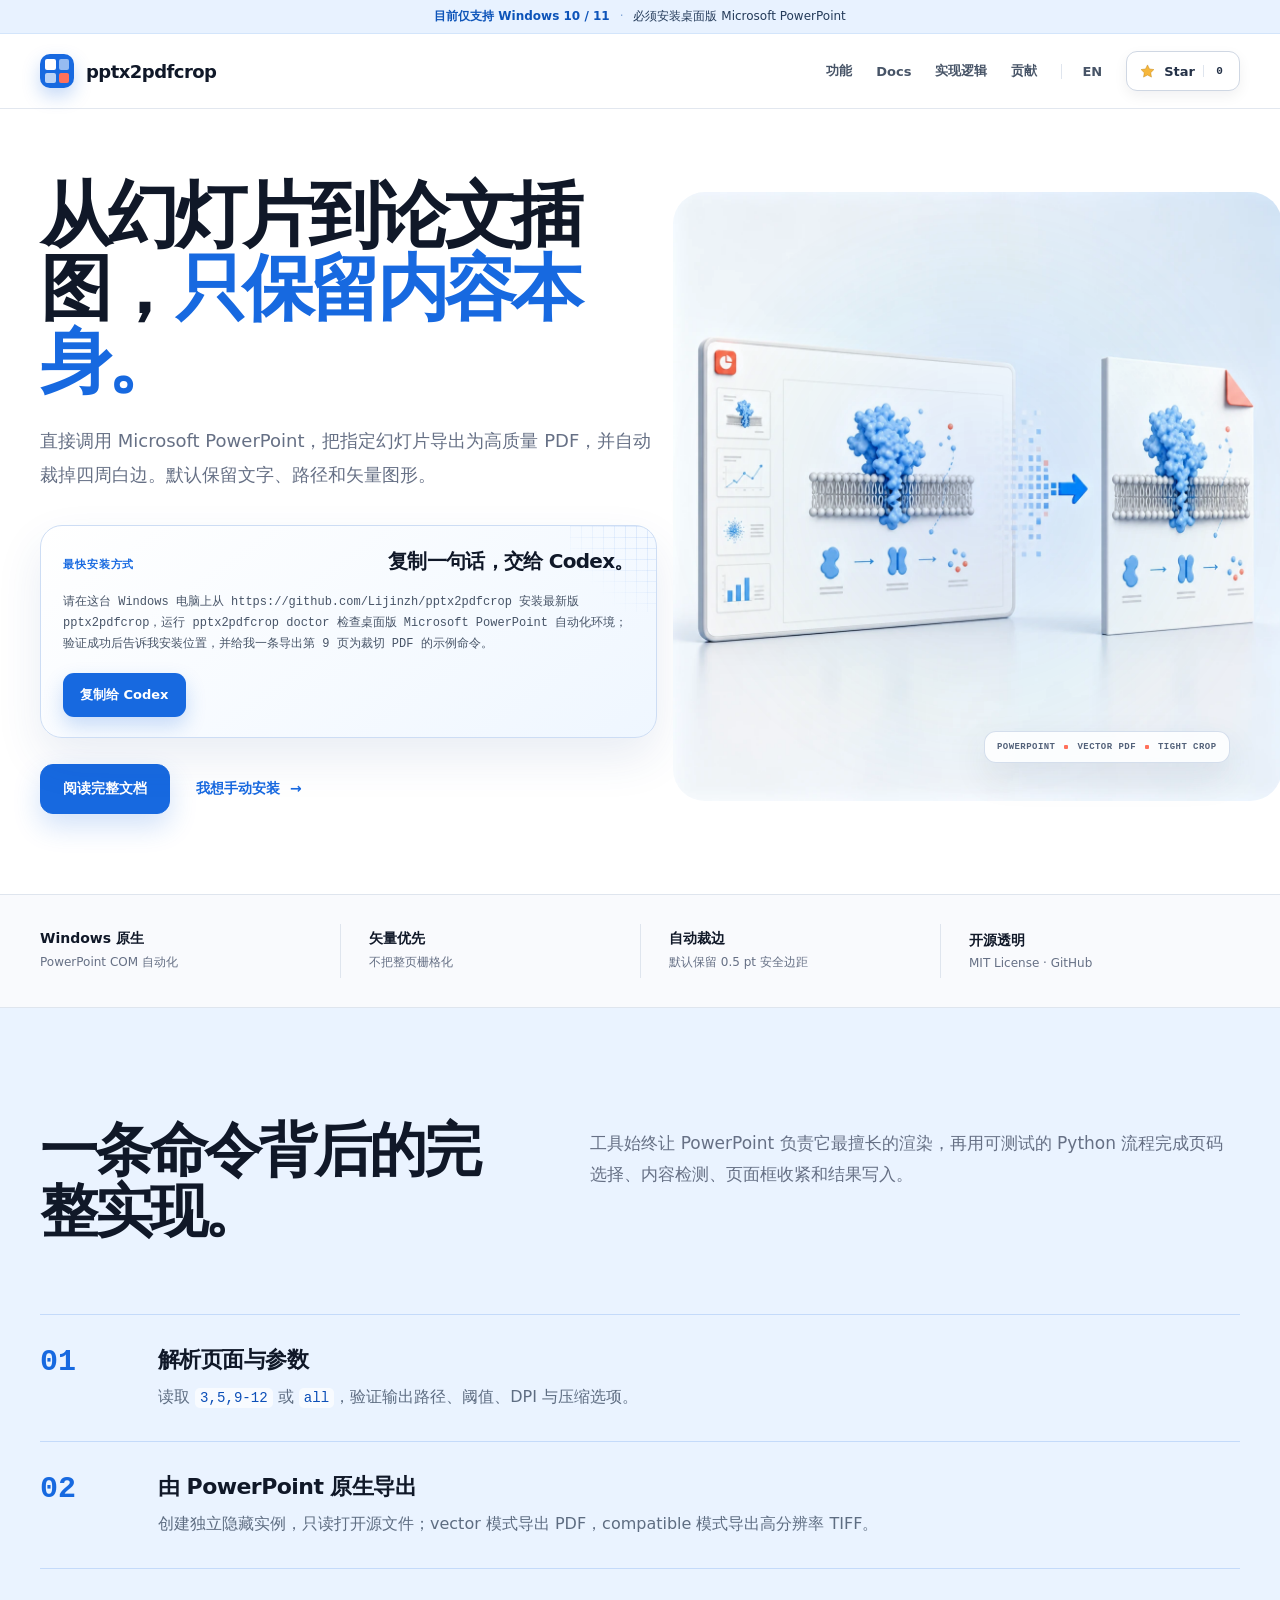
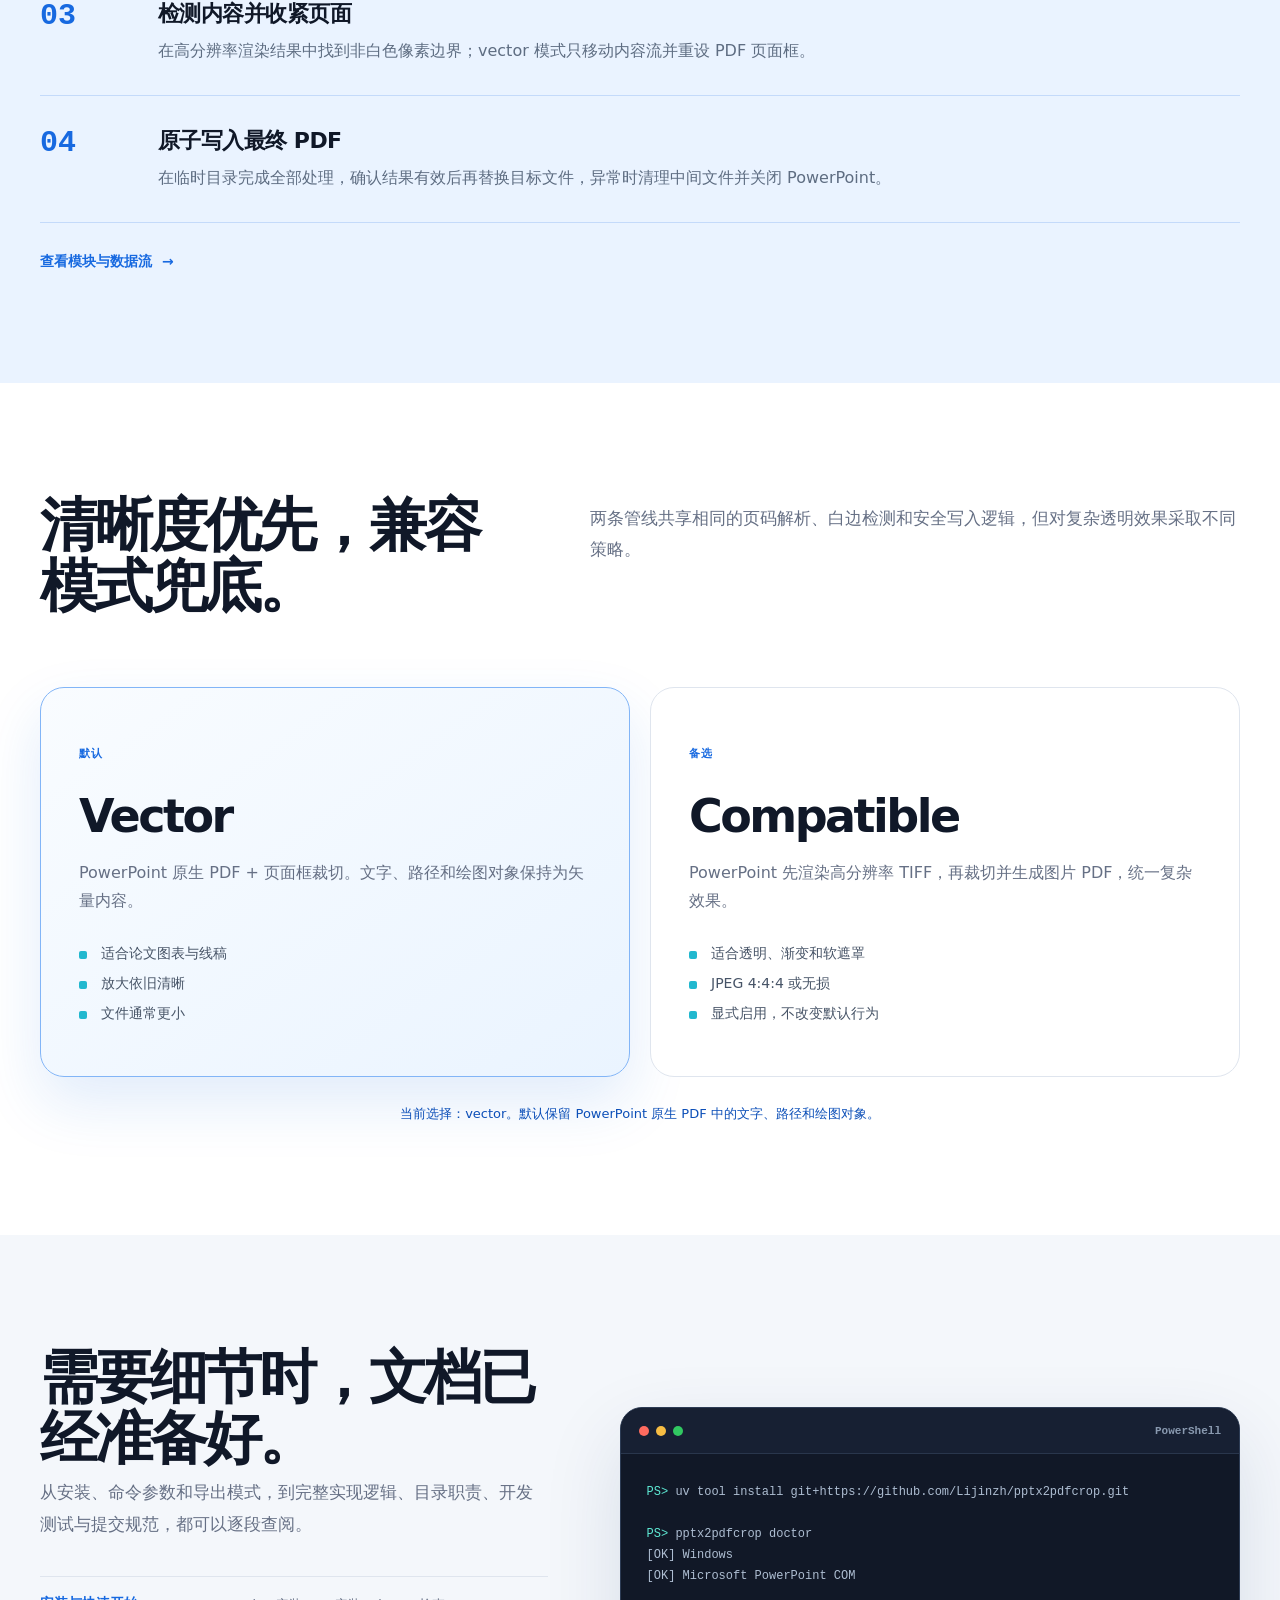
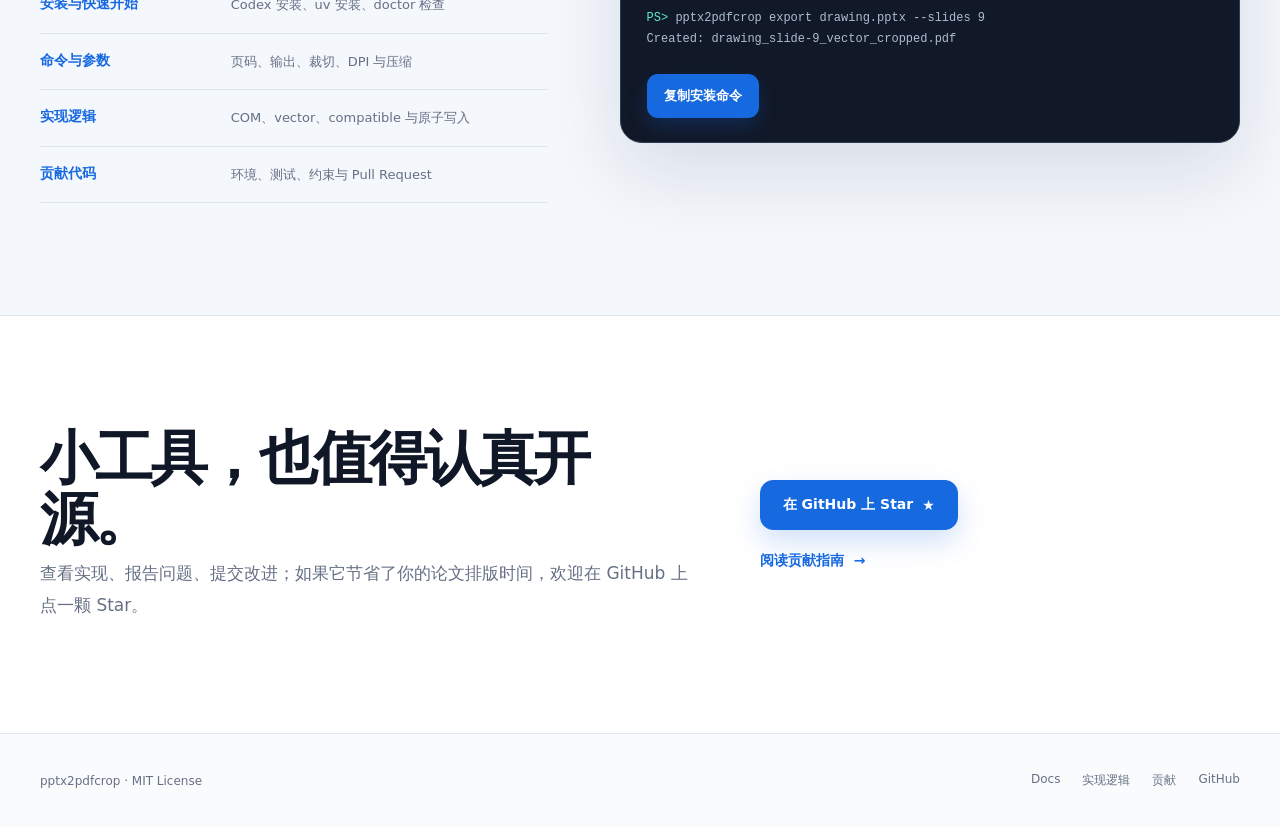
<file: docs/index.html>
<!doctype html>
<html lang="zh-CN">
<head>
  <meta charset="utf-8" />
  <meta name="viewport" content="width=device-width, initial-scale=1" />
  <meta name="theme-color" content="#f7f9fc" />
  <meta name="description" content="Windows 下调用 Microsoft PowerPoint，将指定幻灯片导出为高质量、自动裁掉白边的论文插图 PDF。" />
  <meta property="og:title" content="pptx2pdfcrop · 从幻灯片到论文插图" />
  <meta property="og:description" content="Windows-only CLI for tightly cropped, publication-ready PowerPoint PDFs." />
  <meta property="og:type" content="website" />
  <meta property="og:url" content="https://lijinzh.github.io/pptx2pdfcrop/" />
  <meta property="og:image" content="https://lijinzh.github.io/pptx2pdfcrop/assets/hero-export.png" />
  <title>pptx2pdfcrop · 从幻灯片到论文插图</title>
  <link rel="icon" href="assets/favicon.svg" type="image/svg+xml" />
  <link rel="stylesheet" href="assets/site.css?v=0.2.0" />
  <script src="assets/site.js?v=0.2.0" defer></script>
</head>
<body>
  <a class="skip-link" href="#main">跳到主要内容</a>
  <div class="platform-bar"><strong>目前仅支持 Windows 10 / 11</strong><span>必须安装桌面版 Microsoft PowerPoint</span></div>
  <header class="site-header">
    <div class="wrap nav">
      <a class="brand" href="#top" aria-label="pptx2pdfcrop 首页"><span class="brand-mark" aria-hidden="true"><i></i><i></i><i></i><i></i></span><span>pptx2pdfcrop</span></a>
      <nav class="nav-links" aria-label="主要导航">
        <a href="#features">功能</a>
        <a href="guide/">Docs</a>
        <a href="#workflow">实现逻辑</a>
        <a href="guide/#contributing">贡献</a>
        <a class="language-link" href="en/">EN</a>
        <a class="star-button" href="https://github.com/Lijinzh/pptx2pdfcrop" target="_blank" rel="noopener noreferrer" aria-label="在 GitHub 上 Star pptx2pdfcrop"><svg viewBox="0 0 24 24" aria-hidden="true"><path d="m12 2.7 2.8 5.67 6.26.91-4.53 4.42 1.07 6.23L12 17l-5.6 2.93 1.07-6.23-4.53-4.42 6.26-.91L12 2.7Z"/></svg><span data-star-label>Star</span><b data-star-count aria-label="GitHub Stars">0</b></a>
      </nav>
    </div>
  </header>

  <main id="main">
    <section class="hero wrap" id="top">
      <div class="hero-copy">
        <h1>从幻灯片到论文插图，<em>只保留内容本身。</em></h1>
        <p>直接调用 Microsoft PowerPoint，把指定幻灯片导出为高质量 PDF，并自动裁掉四周白边。默认保留文字、路径和矢量图形。</p>

        <div class="codex-install" aria-labelledby="codex-title">
          <div class="codex-heading"><span>最快安装方式</span><h2 id="codex-title">复制一句话，交给 Codex。</h2></div>
          <code id="codex-command">请在这台 Windows 电脑上从 https://github.com/Lijinzh/pptx2pdfcrop 安装最新版 pptx2pdfcrop，运行 pptx2pdfcrop doctor 检查桌面版 Microsoft PowerPoint 自动化环境；验证成功后告诉我安装位置，并给我一条导出第 9 页为裁切 PDF 的示例命令。</code>
          <button class="copy-command" type="button" data-copy-target="codex-command" data-copy-label="复制给 Codex" data-copied-label="已复制，粘贴给 Codex">复制给 Codex</button>
        </div>

        <div class="hero-actions">
          <a class="button" href="guide/">阅读完整文档</a>
          <a class="text-link" href="#quick-start">我想手动安装 <span aria-hidden="true">→</span></a>
        </div>
      </div>

      <div class="hero-media">
        <img src="assets/hero-export.webp" alt="带有大面积白边的 PowerPoint 幻灯片被转换为紧密裁切的 PDF" width="1254" height="1254" />
        <div class="media-caption"><span>POWERPOINT</span><i></i><span>VECTOR PDF</span><i></i><span>TIGHT CROP</span></div>
      </div>
    </section>

    <section class="trust-rail" aria-label="核心能力">
      <div class="wrap trust-items">
        <div><strong>Windows 原生</strong><span>PowerPoint COM 自动化</span></div>
        <div><strong>矢量优先</strong><span>不把整页栅格化</span></div>
        <div><strong>自动裁边</strong><span>默认保留 0.5 pt 安全边距</span></div>
        <div><strong>开源透明</strong><span>MIT License · GitHub</span></div>
      </div>
    </section>

    <section class="section section--blue" id="workflow">
      <div class="wrap">
        <div class="section-heading"><h2>一条命令背后的完整实现。</h2><p>工具始终让 PowerPoint 负责它最擅长的渲染，再用可测试的 Python 流程完成页码选择、内容检测、页面框收紧和结果写入。</p></div>
        <ol class="workflow">
          <li><span>01</span><div><h3>解析页面与参数</h3><p>读取 <code>3,5,9-12</code> 或 <code>all</code>，验证输出路径、阈值、DPI 与压缩选项。</p></div></li>
          <li><span>02</span><div><h3>由 PowerPoint 原生导出</h3><p>创建独立隐藏实例，只读打开源文件；vector 模式导出 PDF，compatible 模式导出高分辨率 TIFF。</p></div></li>
          <li><span>03</span><div><h3>检测内容并收紧页面</h3><p>在高分辨率渲染结果中找到非白色像素边界；vector 模式只移动内容流并重设 PDF 页面框。</p></div></li>
          <li><span>04</span><div><h3>原子写入最终 PDF</h3><p>在临时目录完成全部处理，确认结果有效后再替换目标文件，异常时清理中间文件并关闭 PowerPoint。</p></div></li>
        </ol>
        <a class="section-link" href="guide/#architecture">查看模块与数据流 <span aria-hidden="true">→</span></a>
      </div>
    </section>

    <section class="section" id="features">
      <div class="wrap">
        <div class="section-heading"><h2>清晰度优先，兼容模式兜底。</h2><p>两条管线共享相同的页码解析、白边检测和安全写入逻辑，但对复杂透明效果采取不同策略。</p></div>
        <div class="mode-switcher" aria-label="导出模式比较">
          <button class="mode-card" type="button" data-mode="vector" aria-pressed="true"><span>默认</span><h3>Vector</h3><p>PowerPoint 原生 PDF + 页面框裁切。文字、路径和绘图对象保持为矢量内容。</p><ul><li>适合论文图表与线稿</li><li>放大依旧清晰</li><li>文件通常更小</li></ul></button>
          <button class="mode-card" type="button" data-mode="compatible" aria-pressed="false"><span>备选</span><h3>Compatible</h3><p>PowerPoint 先渲染高分辨率 TIFF，再裁切并生成图片 PDF，统一复杂效果。</p><ul><li>适合透明、渐变和软遮罩</li><li>JPEG 4:4:4 或无损</li><li>显式启用，不改变默认行为</li></ul></button>
        </div>
        <p class="mode-note" data-mode-note>当前选择：vector。默认保留 PowerPoint 原生 PDF 中的文字、路径和绘图对象。</p>
      </div>
    </section>

    <section class="section section--soft" id="quick-start">
      <div class="wrap docs-preview">
        <div>
          <h2>需要细节时，文档已经准备好。</h2>
          <p>从安装、命令参数和导出模式，到完整实现逻辑、目录职责、开发测试与提交规范，都可以逐段查阅。</p>
          <div class="doc-links">
            <a href="guide/#install"><strong>安装与快速开始</strong><span>Codex 安装、uv 安装、doctor 检查</span></a>
            <a href="guide/#commands"><strong>命令与参数</strong><span>页码、输出、裁切、DPI 与压缩</span></a>
            <a href="guide/#architecture"><strong>实现逻辑</strong><span>COM、vector、compatible 与原子写入</span></a>
            <a href="guide/#contributing"><strong>贡献代码</strong><span>环境、测试、约束与 Pull Request</span></a>
          </div>
        </div>
        <div class="terminal" aria-label="手动安装命令">
          <div class="terminal-top"><span></span><span></span><span></span><b>PowerShell</b></div>
          <pre><span>PS&gt;</span> uv tool install git+https://github.com/Lijinzh/pptx2pdfcrop.git

<span>PS&gt;</span> pptx2pdfcrop doctor
[OK] Windows
[OK] Microsoft PowerPoint COM

<span>PS&gt;</span> pptx2pdfcrop export drawing.pptx --slides 9
Created: drawing_slide-9_vector_cropped.pdf</pre>
          <button class="terminal-copy" type="button" data-copy="uv tool install git+https://github.com/Lijinzh/pptx2pdfcrop.git" data-copy-label="复制安装命令" data-copied-label="安装命令已复制">复制安装命令</button>
        </div>
      </div>
    </section>

    <section class="section open-source">
      <div class="wrap open-source-inner">
        <div><h2>小工具，也值得认真开源。</h2><p>查看实现、报告问题、提交改进；如果它节省了你的论文排版时间，欢迎在 GitHub 上点一颗 Star。</p></div>
        <div class="open-source-actions"><a class="button" href="https://github.com/Lijinzh/pptx2pdfcrop" target="_blank" rel="noopener noreferrer">在 GitHub 上 Star <span aria-hidden="true">★</span></a><a class="text-link" href="guide/#contributing">阅读贡献指南 <span aria-hidden="true">→</span></a></div>
      </div>
    </section>
  </main>

  <footer class="site-footer"><div class="wrap footer-inner"><span>pptx2pdfcrop · MIT License</span><nav aria-label="页脚导航"><a href="guide/">Docs</a><a href="guide/#architecture">实现逻辑</a><a href="guide/#contributing">贡献</a><a href="https://github.com/Lijinzh/pptx2pdfcrop">GitHub</a></nav></div></footer>
  <div class="copy-status" data-copy-status hidden role="status">已复制</div>
</body>
</html>
</file>
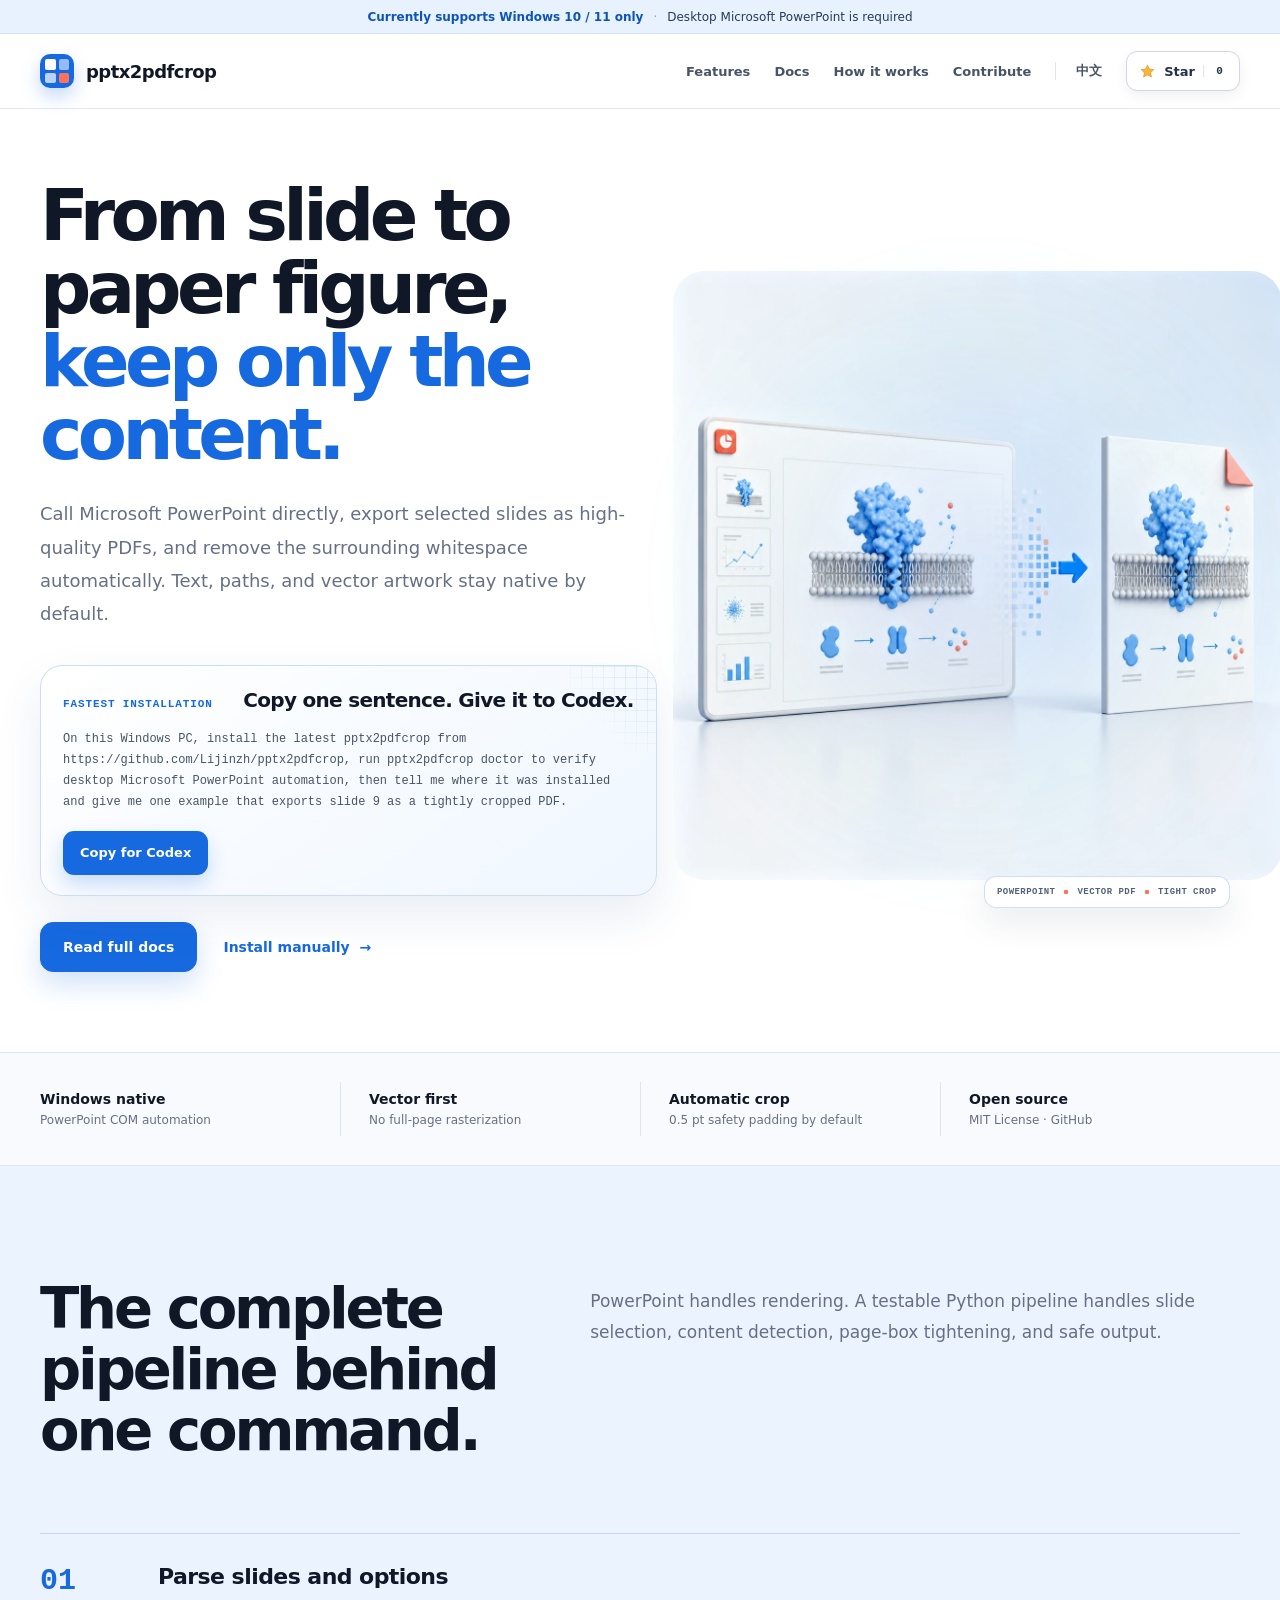
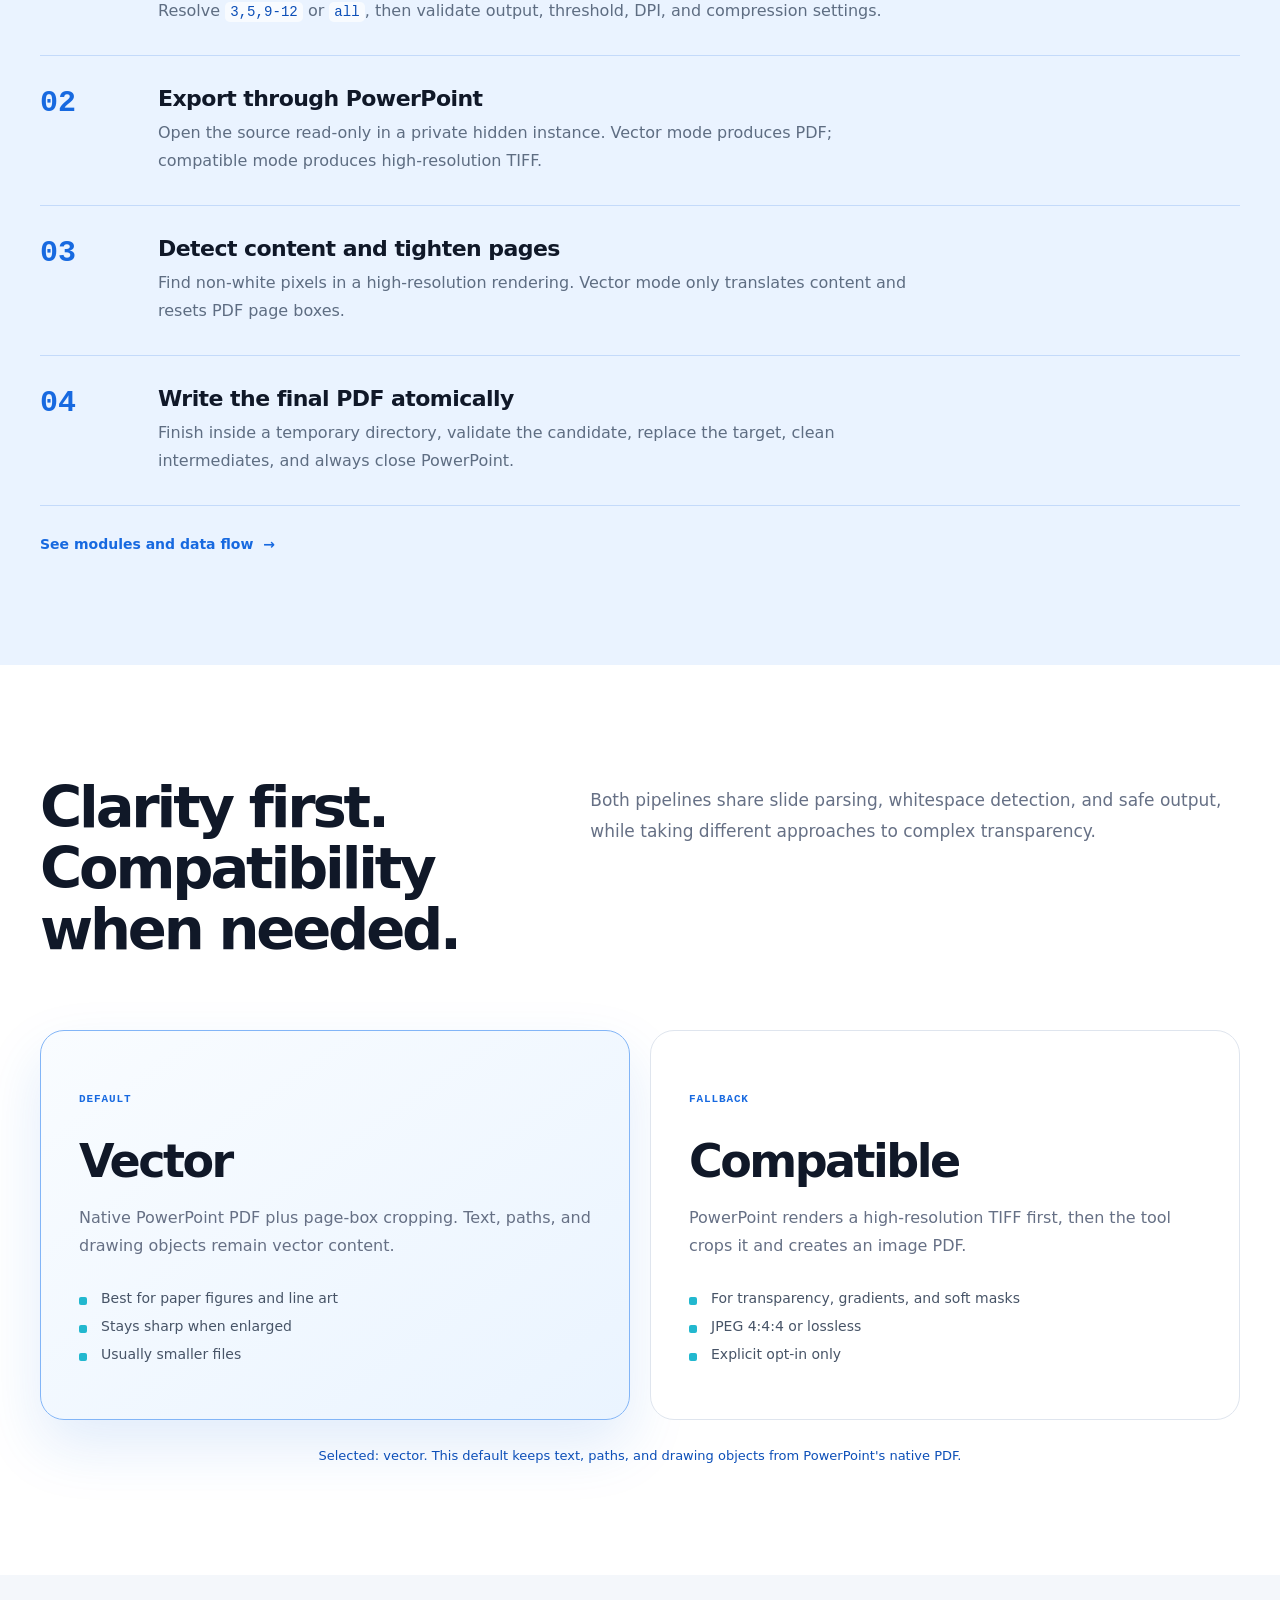
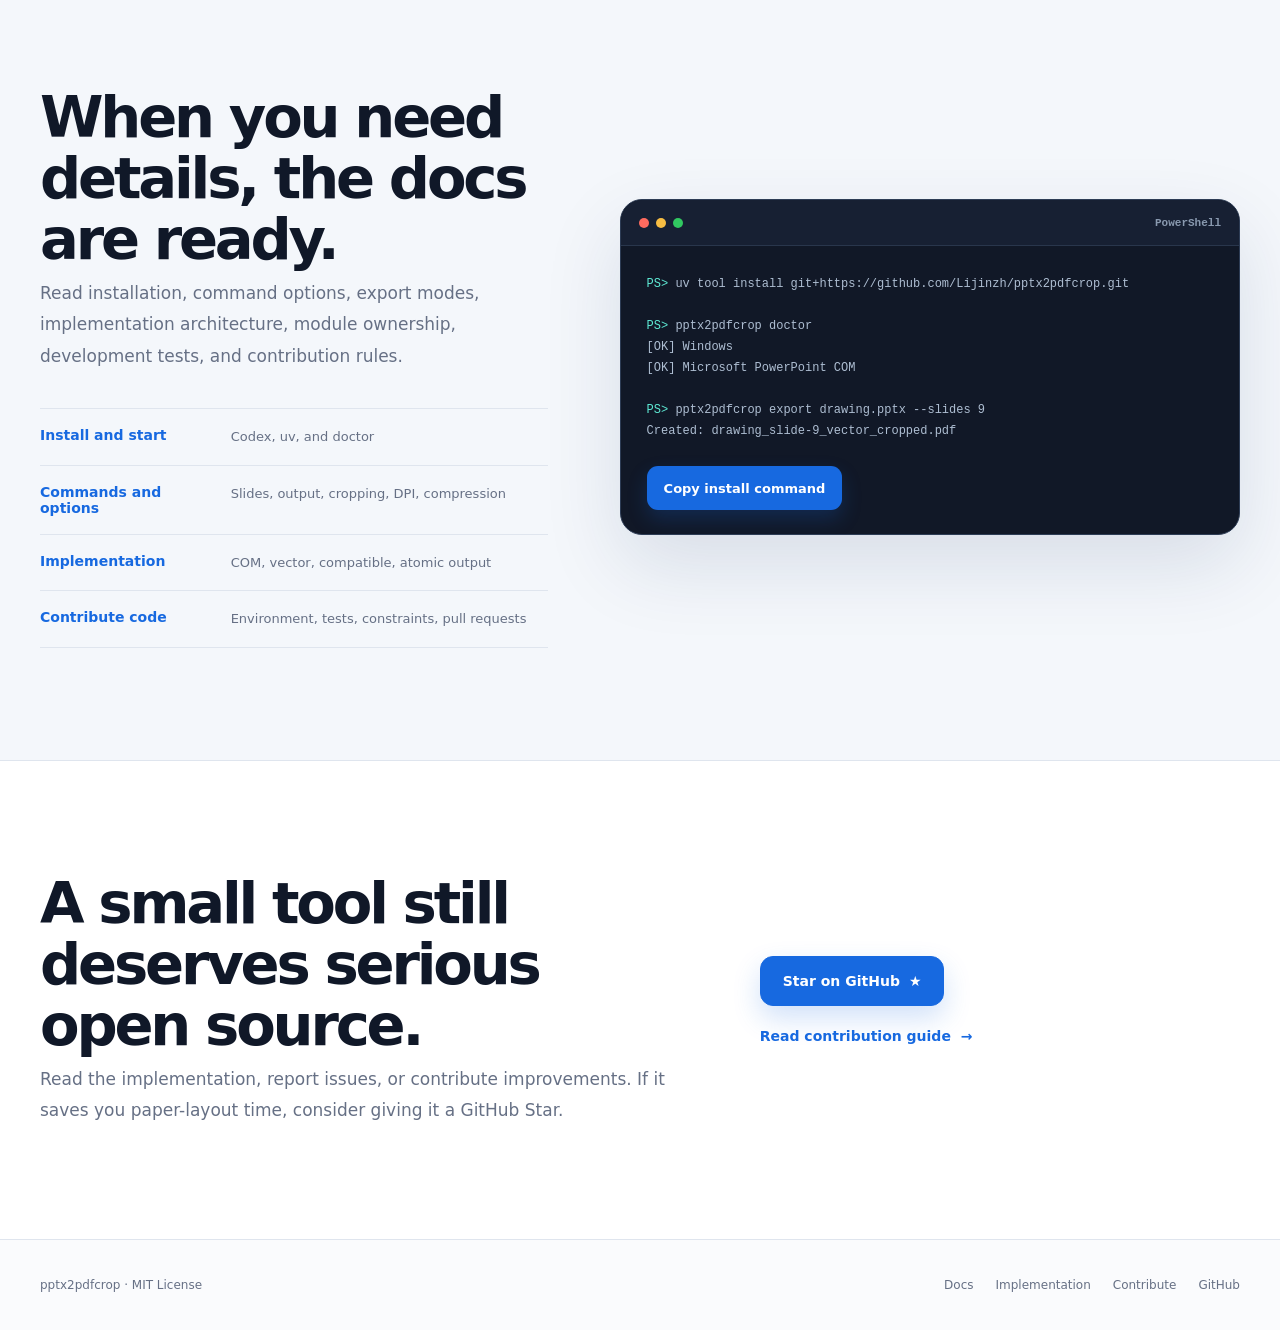
<file: docs/en/index.html>
<!doctype html>
<html lang="en">
<head>
  <meta charset="utf-8" />
  <meta name="viewport" content="width=device-width, initial-scale=1" />
  <meta name="theme-color" content="#f7f9fc" />
  <meta name="description" content="A Windows-only CLI that exports selected PowerPoint slides as tightly cropped, publication-ready PDF pages." />
  <meta property="og:title" content="pptx2pdfcrop · From slides to publication figures" />
  <meta property="og:description" content="Export selected PowerPoint slides as tightly cropped, publication-ready PDFs." />
  <meta property="og:type" content="website" />
  <meta property="og:url" content="https://lijinzh.github.io/pptx2pdfcrop/en/" />
  <meta property="og:image" content="https://lijinzh.github.io/pptx2pdfcrop/assets/hero-export.png" />
  <title>pptx2pdfcrop · From slides to publication figures</title>
  <link rel="icon" href="../assets/favicon.svg" type="image/svg+xml" />
  <link rel="stylesheet" href="../assets/site.css?v=0.2.0" />
  <script src="../assets/site.js?v=0.2.0" defer></script>
</head>
<body>
  <a class="skip-link" href="#main">Skip to main content</a>
  <div class="platform-bar"><strong>Currently supports Windows 10 / 11 only</strong><span>Desktop Microsoft PowerPoint is required</span></div>
  <header class="site-header">
    <div class="wrap nav">
      <a class="brand" href="#top" aria-label="pptx2pdfcrop home"><span class="brand-mark" aria-hidden="true"><i></i><i></i><i></i><i></i></span><span>pptx2pdfcrop</span></a>
      <nav class="nav-links" aria-label="Primary navigation">
        <a href="#features">Features</a><a href="guide/">Docs</a><a href="#workflow">How it works</a><a href="guide/#contributing">Contribute</a><a class="language-link" href="../">中文</a>
        <a class="star-button" href="https://github.com/Lijinzh/pptx2pdfcrop" target="_blank" rel="noopener noreferrer" aria-label="Star pptx2pdfcrop on GitHub"><svg viewBox="0 0 24 24" aria-hidden="true"><path d="m12 2.7 2.8 5.67 6.26.91-4.53 4.42 1.07 6.23L12 17l-5.6 2.93 1.07-6.23-4.53-4.42 6.26-.91L12 2.7Z"/></svg><span data-star-label>Star</span><b data-star-count aria-label="GitHub Stars">0</b></a>
      </nav>
    </div>
  </header>

  <main id="main">
    <section class="hero wrap" id="top">
      <div class="hero-copy">
        <h1>From slide to paper figure, <em>keep only the content.</em></h1>
        <p>Call Microsoft PowerPoint directly, export selected slides as high-quality PDFs, and remove the surrounding whitespace automatically. Text, paths, and vector artwork stay native by default.</p>
        <div class="codex-install" aria-labelledby="codex-title">
          <div class="codex-heading"><span>Fastest installation</span><h2 id="codex-title">Copy one sentence. Give it to Codex.</h2></div>
          <code id="codex-command">On this Windows PC, install the latest pptx2pdfcrop from https://github.com/Lijinzh/pptx2pdfcrop, run pptx2pdfcrop doctor to verify desktop Microsoft PowerPoint automation, then tell me where it was installed and give me one example that exports slide 9 as a tightly cropped PDF.</code>
          <button class="copy-command" type="button" data-copy-target="codex-command" data-copy-label="Copy for Codex" data-copied-label="Copied — paste into Codex">Copy for Codex</button>
        </div>
        <div class="hero-actions"><a class="button" href="guide/">Read full docs</a><a class="text-link" href="#quick-start">Install manually <span aria-hidden="true">→</span></a></div>
      </div>
      <div class="hero-media"><img src="../assets/hero-export.webp" alt="A PowerPoint slide with wide margins is transformed into a tightly cropped PDF" width="1254" height="1254" /><div class="media-caption"><span>POWERPOINT</span><i></i><span>VECTOR PDF</span><i></i><span>TIGHT CROP</span></div></div>
    </section>

    <section class="trust-rail" aria-label="Core capabilities"><div class="wrap trust-items"><div><strong>Windows native</strong><span>PowerPoint COM automation</span></div><div><strong>Vector first</strong><span>No full-page rasterization</span></div><div><strong>Automatic crop</strong><span>0.5 pt safety padding by default</span></div><div><strong>Open source</strong><span>MIT License · GitHub</span></div></div></section>

    <section class="section section--blue" id="workflow"><div class="wrap"><div class="section-heading"><h2>The complete pipeline behind one command.</h2><p>PowerPoint handles rendering. A testable Python pipeline handles slide selection, content detection, page-box tightening, and safe output.</p></div><ol class="workflow"><li><span>01</span><div><h3>Parse slides and options</h3><p>Resolve <code>3,5,9-12</code> or <code>all</code>, then validate output, threshold, DPI, and compression settings.</p></div></li><li><span>02</span><div><h3>Export through PowerPoint</h3><p>Open the source read-only in a private hidden instance. Vector mode produces PDF; compatible mode produces high-resolution TIFF.</p></div></li><li><span>03</span><div><h3>Detect content and tighten pages</h3><p>Find non-white pixels in a high-resolution rendering. Vector mode only translates content and resets PDF page boxes.</p></div></li><li><span>04</span><div><h3>Write the final PDF atomically</h3><p>Finish inside a temporary directory, validate the candidate, replace the target, clean intermediates, and always close PowerPoint.</p></div></li></ol><a class="section-link" href="guide/#architecture">See modules and data flow <span aria-hidden="true">→</span></a></div></section>

    <section class="section" id="features"><div class="wrap"><div class="section-heading"><h2>Clarity first. Compatibility when needed.</h2><p>Both pipelines share slide parsing, whitespace detection, and safe output, while taking different approaches to complex transparency.</p></div><div class="mode-switcher" aria-label="Export mode comparison"><button class="mode-card" type="button" data-mode="vector" aria-pressed="true"><span>Default</span><h3>Vector</h3><p>Native PowerPoint PDF plus page-box cropping. Text, paths, and drawing objects remain vector content.</p><ul><li>Best for paper figures and line art</li><li>Stays sharp when enlarged</li><li>Usually smaller files</li></ul></button><button class="mode-card" type="button" data-mode="compatible" aria-pressed="false"><span>Fallback</span><h3>Compatible</h3><p>PowerPoint renders a high-resolution TIFF first, then the tool crops it and creates an image PDF.</p><ul><li>For transparency, gradients, and soft masks</li><li>JPEG 4:4:4 or lossless</li><li>Explicit opt-in only</li></ul></button></div><p class="mode-note" data-mode-note>Selected: vector. This default keeps text, paths, and drawing objects from PowerPoint's native PDF.</p></div></section>

    <section class="section section--soft" id="quick-start"><div class="wrap docs-preview"><div><h2>When you need details, the docs are ready.</h2><p>Read installation, command options, export modes, implementation architecture, module ownership, development tests, and contribution rules.</p><div class="doc-links"><a href="guide/#install"><strong>Install and start</strong><span>Codex, uv, and doctor</span></a><a href="guide/#commands"><strong>Commands and options</strong><span>Slides, output, cropping, DPI, compression</span></a><a href="guide/#architecture"><strong>Implementation</strong><span>COM, vector, compatible, atomic output</span></a><a href="guide/#contributing"><strong>Contribute code</strong><span>Environment, tests, constraints, pull requests</span></a></div></div><div class="terminal" aria-label="Manual installation commands"><div class="terminal-top"><span></span><span></span><span></span><b>PowerShell</b></div><pre><span>PS&gt;</span> uv tool install git+https://github.com/Lijinzh/pptx2pdfcrop.git

<span>PS&gt;</span> pptx2pdfcrop doctor
[OK] Windows
[OK] Microsoft PowerPoint COM

<span>PS&gt;</span> pptx2pdfcrop export drawing.pptx --slides 9
Created: drawing_slide-9_vector_cropped.pdf</pre><button class="terminal-copy" type="button" data-copy="uv tool install git+https://github.com/Lijinzh/pptx2pdfcrop.git" data-copy-label="Copy install command" data-copied-label="Install command copied">Copy install command</button></div></div></section>

    <section class="section open-source"><div class="wrap open-source-inner"><div><h2>A small tool still deserves serious open source.</h2><p>Read the implementation, report issues, or contribute improvements. If it saves you paper-layout time, consider giving it a GitHub Star.</p></div><div class="open-source-actions"><a class="button" href="https://github.com/Lijinzh/pptx2pdfcrop" target="_blank" rel="noopener noreferrer">Star on GitHub <span aria-hidden="true">★</span></a><a class="text-link" href="guide/#contributing">Read contribution guide <span aria-hidden="true">→</span></a></div></div></section>
  </main>

  <footer class="site-footer"><div class="wrap footer-inner"><span>pptx2pdfcrop · MIT License</span><nav aria-label="Footer navigation"><a href="guide/">Docs</a><a href="guide/#architecture">Implementation</a><a href="guide/#contributing">Contribute</a><a href="https://github.com/Lijinzh/pptx2pdfcrop">GitHub</a></nav></div></footer>
  <div class="copy-status" data-copy-status hidden role="status">Copied</div>
</body>
</html>
</file>
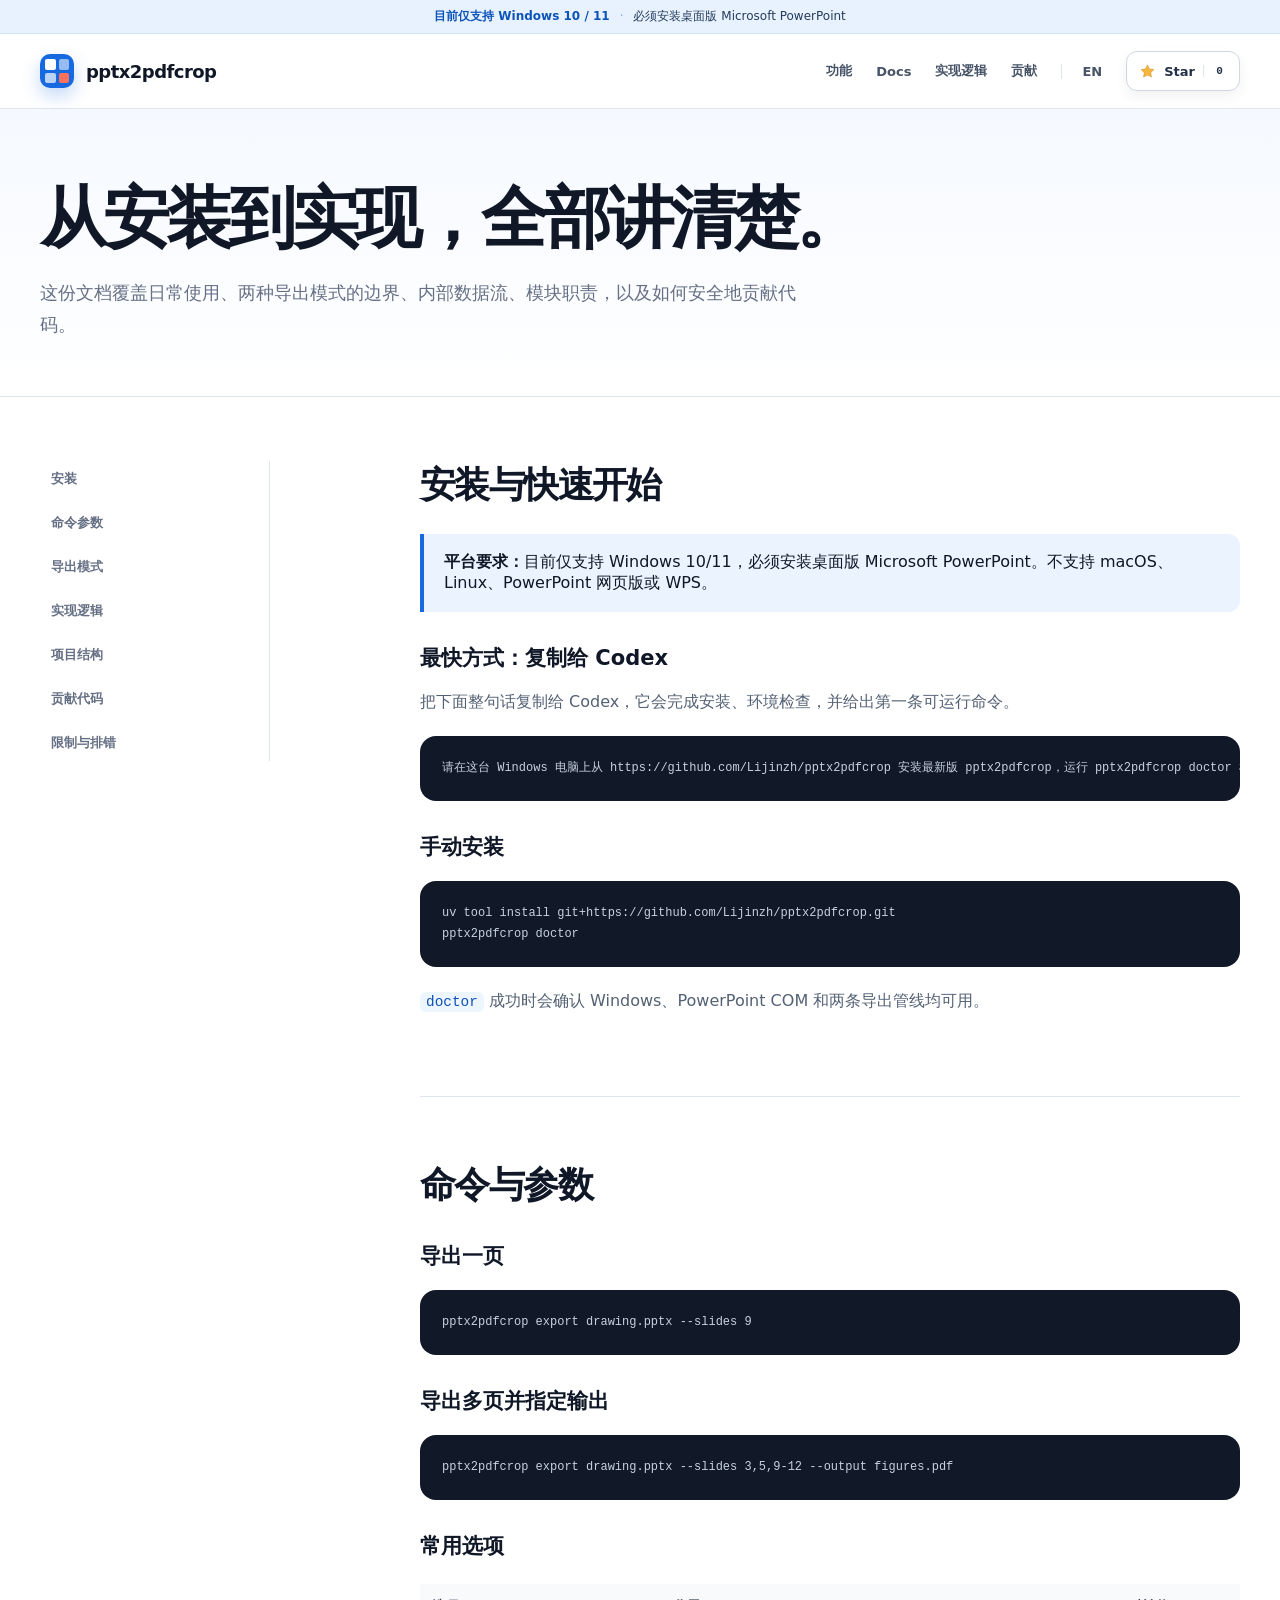
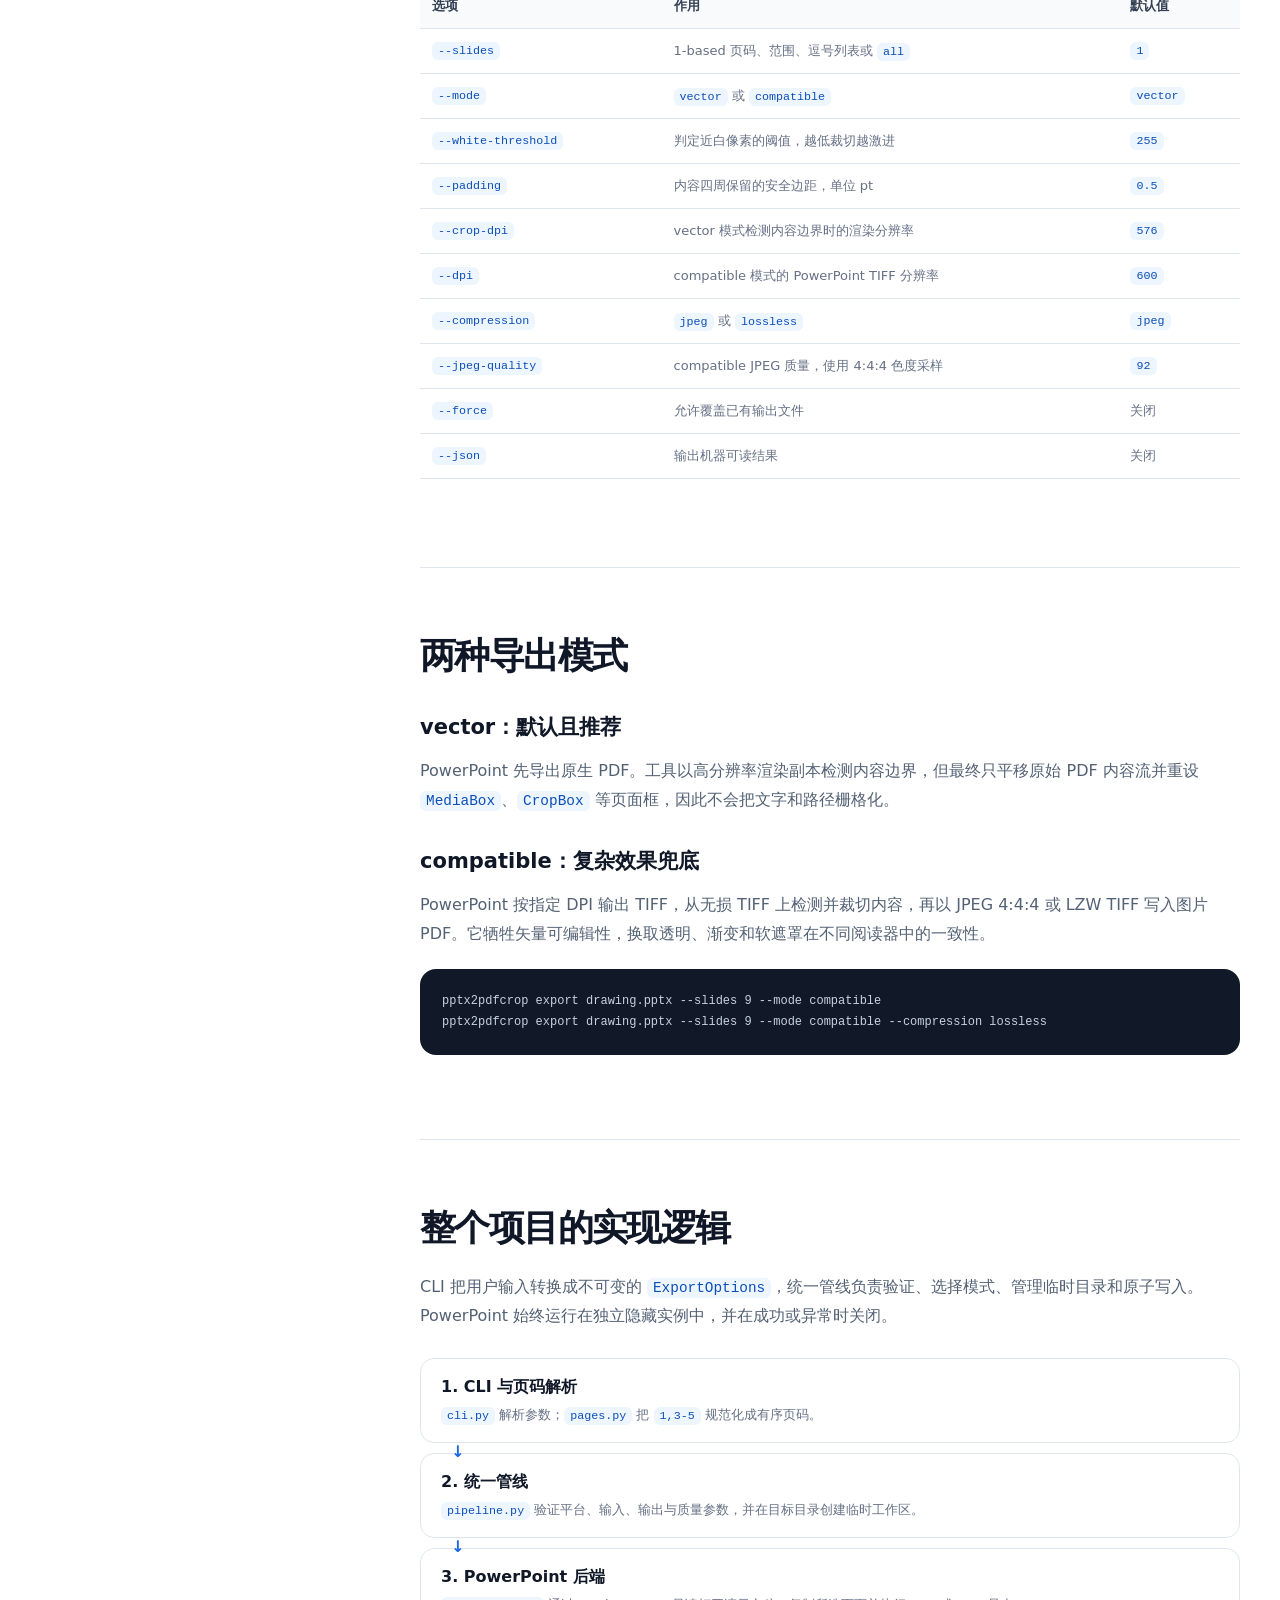
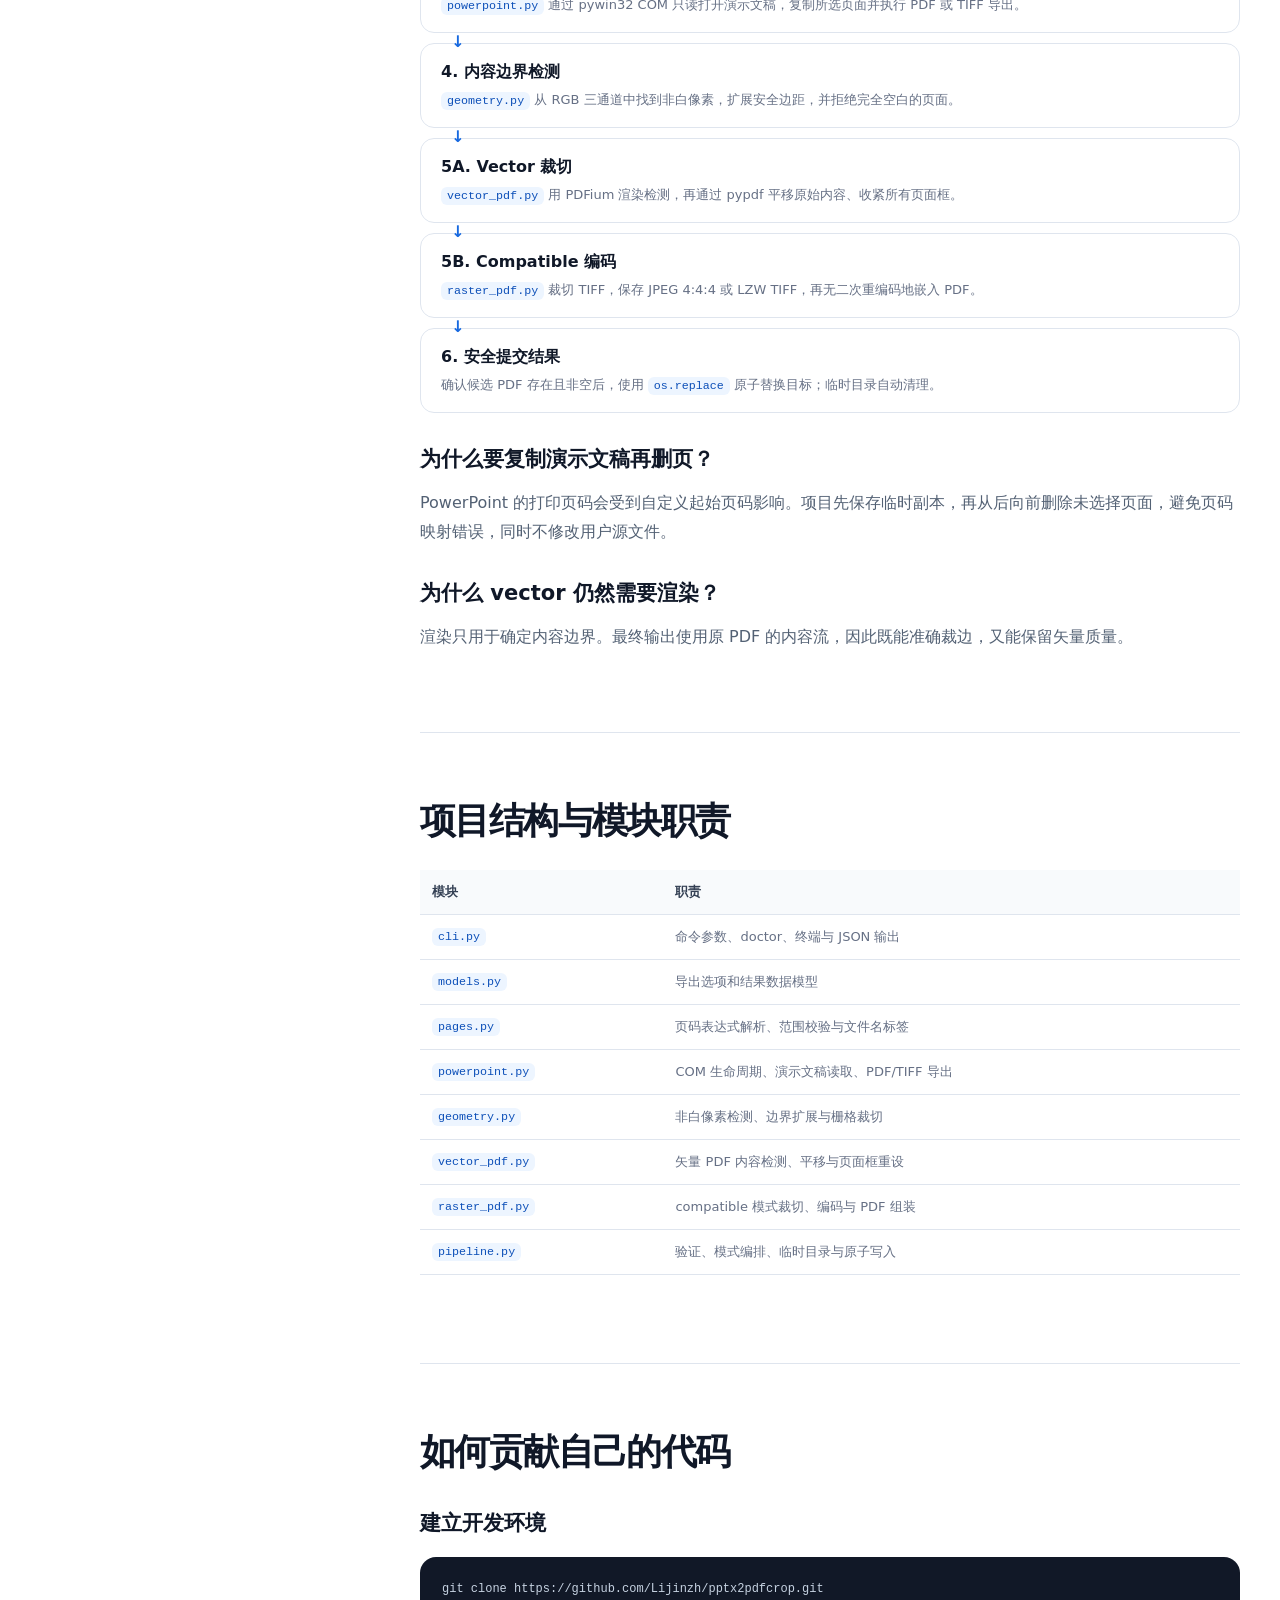
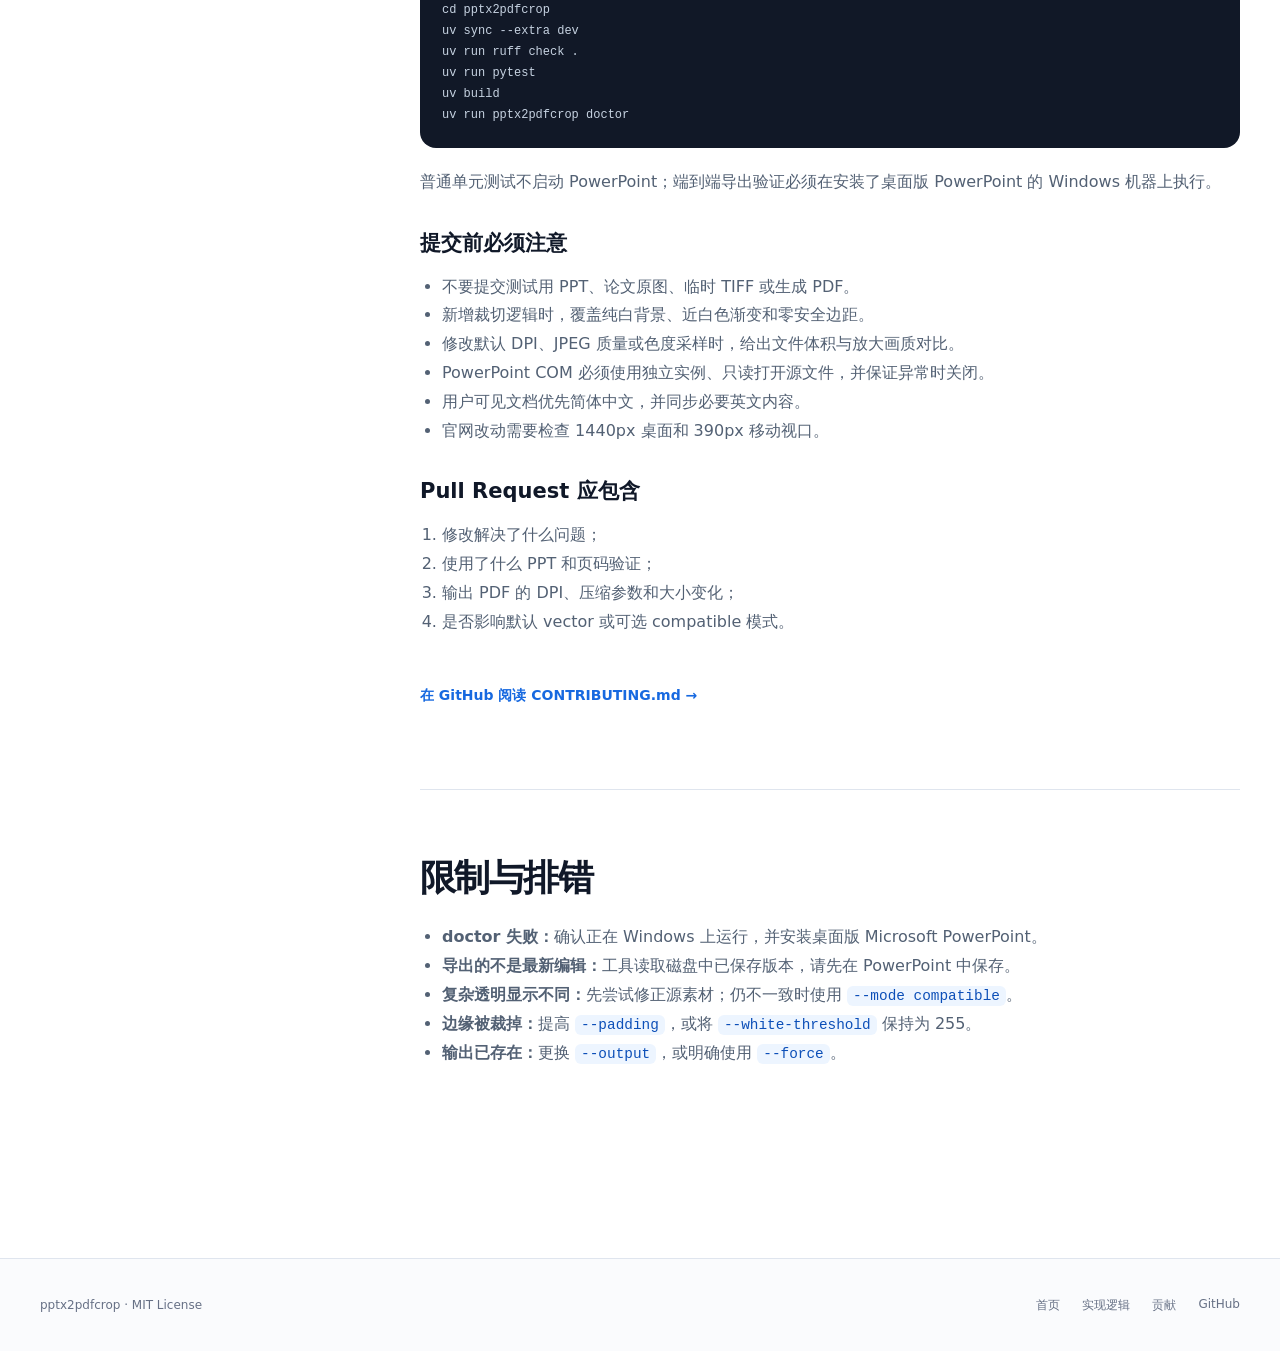
<file: docs/guide/index.html>
<!doctype html>
<html lang="zh-CN">
<head>
  <meta charset="utf-8" />
  <meta name="viewport" content="width=device-width, initial-scale=1" />
  <meta name="theme-color" content="#f7f9fc" />
  <meta name="description" content="pptx2pdfcrop 完整文档：安装、命令参数、实现逻辑、项目结构与贡献指南。" />
  <title>文档 · pptx2pdfcrop</title>
  <link rel="icon" href="../assets/favicon.svg" type="image/svg+xml" />
  <link rel="stylesheet" href="../assets/site.css?v=0.2.0" />
  <script src="../assets/site.js?v=0.2.0" defer></script>
</head>
<body>
  <a class="skip-link" href="#main">跳到主要内容</a>
  <div class="platform-bar"><strong>目前仅支持 Windows 10 / 11</strong><span>必须安装桌面版 Microsoft PowerPoint</span></div>
  <header class="site-header"><div class="wrap nav"><a class="brand" href="../"><span class="brand-mark" aria-hidden="true"><i></i><i></i><i></i><i></i></span><span>pptx2pdfcrop</span></a><nav class="nav-links" aria-label="主要导航"><a href="../#features">功能</a><a href="./">Docs</a><a href="#architecture">实现逻辑</a><a href="#contributing">贡献</a><a class="language-link" href="../en/guide/">EN</a><a class="star-button" href="https://github.com/Lijinzh/pptx2pdfcrop" target="_blank" rel="noopener noreferrer"><svg viewBox="0 0 24 24" aria-hidden="true"><path d="m12 2.7 2.8 5.67 6.26.91-4.53 4.42 1.07 6.23L12 17l-5.6 2.93 1.07-6.23-4.53-4.42 6.26-.91L12 2.7Z"/></svg><span data-star-label>Star</span><b data-star-count>0</b></a></nav></div></header>

  <main id="main">
    <section class="docs-hero"><div class="wrap"><h1>从安装到实现，全部讲清楚。</h1><p>这份文档覆盖日常使用、两种导出模式的边界、内部数据流、模块职责，以及如何安全地贡献代码。</p></div></section>
    <div class="wrap docs-layout">
      <aside class="docs-sidebar" aria-label="文档目录"><a href="#install">安装</a><a href="#commands">命令参数</a><a href="#modes">导出模式</a><a href="#architecture">实现逻辑</a><a href="#modules">项目结构</a><a href="#contributing">贡献代码</a><a href="#limits">限制与排错</a></aside>
      <article class="docs-content">
        <section id="install">
          <h2>安装与快速开始</h2>
          <div class="docs-callout"><strong>平台要求：</strong>目前仅支持 Windows 10/11，必须安装桌面版 Microsoft PowerPoint。不支持 macOS、Linux、PowerPoint 网页版或 WPS。</div>
          <h3>最快方式：复制给 Codex</h3>
          <p>把下面整句话复制给 Codex，它会完成安装、环境检查，并给出第一条可运行命令。</p>
          <pre>请在这台 Windows 电脑上从 https://github.com/Lijinzh/pptx2pdfcrop 安装最新版 pptx2pdfcrop，运行 pptx2pdfcrop doctor 检查桌面版 Microsoft PowerPoint 自动化环境；验证成功后告诉我安装位置，并给我一条导出第 9 页为裁切 PDF 的示例命令。</pre>
          <h3>手动安装</h3>
          <pre>uv tool install git+https://github.com/Lijinzh/pptx2pdfcrop.git
pptx2pdfcrop doctor</pre>
          <p><code>doctor</code> 成功时会确认 Windows、PowerPoint COM 和两条导出管线均可用。</p>
        </section>

        <section id="commands">
          <h2>命令与参数</h2>
          <h3>导出一页</h3><pre>pptx2pdfcrop export drawing.pptx --slides 9</pre>
          <h3>导出多页并指定输出</h3><pre>pptx2pdfcrop export drawing.pptx --slides 3,5,9-12 --output figures.pdf</pre>
          <h3>常用选项</h3>
          <table class="module-table"><thead><tr><th>选项</th><th>作用</th><th>默认值</th></tr></thead><tbody><tr><td><code>--slides</code></td><td>1-based 页码、范围、逗号列表或 <code>all</code></td><td><code>1</code></td></tr><tr><td><code>--mode</code></td><td><code>vector</code> 或 <code>compatible</code></td><td><code>vector</code></td></tr><tr><td><code>--white-threshold</code></td><td>判定近白像素的阈值，越低裁切越激进</td><td><code>255</code></td></tr><tr><td><code>--padding</code></td><td>内容四周保留的安全边距，单位 pt</td><td><code>0.5</code></td></tr><tr><td><code>--crop-dpi</code></td><td>vector 模式检测内容边界时的渲染分辨率</td><td><code>576</code></td></tr><tr><td><code>--dpi</code></td><td>compatible 模式的 PowerPoint TIFF 分辨率</td><td><code>600</code></td></tr><tr><td><code>--compression</code></td><td><code>jpeg</code> 或 <code>lossless</code></td><td><code>jpeg</code></td></tr><tr><td><code>--jpeg-quality</code></td><td>compatible JPEG 质量，使用 4:4:4 色度采样</td><td><code>92</code></td></tr><tr><td><code>--force</code></td><td>允许覆盖已有输出文件</td><td>关闭</td></tr><tr><td><code>--json</code></td><td>输出机器可读结果</td><td>关闭</td></tr></tbody></table>
        </section>

        <section id="modes">
          <h2>两种导出模式</h2>
          <h3>vector：默认且推荐</h3><p>PowerPoint 先导出原生 PDF。工具以高分辨率渲染副本检测内容边界，但最终只平移原始 PDF 内容流并重设 <code>MediaBox</code>、<code>CropBox</code> 等页面框，因此不会把文字和路径栅格化。</p>
          <h3>compatible：复杂效果兜底</h3><p>PowerPoint 按指定 DPI 输出 TIFF，从无损 TIFF 上检测并裁切内容，再以 JPEG 4:4:4 或 LZW TIFF 写入图片 PDF。它牺牲矢量可编辑性，换取透明、渐变和软遮罩在不同阅读器中的一致性。</p>
          <pre>pptx2pdfcrop export drawing.pptx --slides 9 --mode compatible
pptx2pdfcrop export drawing.pptx --slides 9 --mode compatible --compression lossless</pre>
        </section>

        <section id="architecture">
          <h2>整个项目的实现逻辑</h2>
          <p>CLI 把用户输入转换成不可变的 <code>ExportOptions</code>，统一管线负责验证、选择模式、管理临时目录和原子写入。PowerPoint 始终运行在独立隐藏实例中，并在成功或异常时关闭。</p>
          <div class="architecture-flow"><div><strong>1. CLI 与页码解析</strong><span><code>cli.py</code> 解析参数；<code>pages.py</code> 把 <code>1,3-5</code> 规范化成有序页码。</span></div><div><strong>2. 统一管线</strong><span><code>pipeline.py</code> 验证平台、输入、输出与质量参数，并在目标目录创建临时工作区。</span></div><div><strong>3. PowerPoint 后端</strong><span><code>powerpoint.py</code> 通过 pywin32 COM 只读打开演示文稿，复制所选页面并执行 PDF 或 TIFF 导出。</span></div><div><strong>4. 内容边界检测</strong><span><code>geometry.py</code> 从 RGB 三通道中找到非白像素，扩展安全边距，并拒绝完全空白的页面。</span></div><div><strong>5A. Vector 裁切</strong><span><code>vector_pdf.py</code> 用 PDFium 渲染检测，再通过 pypdf 平移原始内容、收紧所有页面框。</span></div><div><strong>5B. Compatible 编码</strong><span><code>raster_pdf.py</code> 裁切 TIFF，保存 JPEG 4:4:4 或 LZW TIFF，再无二次重编码地嵌入 PDF。</span></div><div><strong>6. 安全提交结果</strong><span>确认候选 PDF 存在且非空后，使用 <code>os.replace</code> 原子替换目标；临时目录自动清理。</span></div></div>
          <h3>为什么要复制演示文稿再删页？</h3><p>PowerPoint 的打印页码会受到自定义起始页码影响。项目先保存临时副本，再从后向前删除未选择页面，避免页码映射错误，同时不修改用户源文件。</p>
          <h3>为什么 vector 仍然需要渲染？</h3><p>渲染只用于确定内容边界。最终输出使用原 PDF 的内容流，因此既能准确裁边，又能保留矢量质量。</p>
        </section>

        <section id="modules">
          <h2>项目结构与模块职责</h2>
          <table class="module-table"><thead><tr><th>模块</th><th>职责</th></tr></thead><tbody><tr><td><code>cli.py</code></td><td>命令参数、doctor、终端与 JSON 输出</td></tr><tr><td><code>models.py</code></td><td>导出选项和结果数据模型</td></tr><tr><td><code>pages.py</code></td><td>页码表达式解析、范围校验与文件名标签</td></tr><tr><td><code>powerpoint.py</code></td><td>COM 生命周期、演示文稿读取、PDF/TIFF 导出</td></tr><tr><td><code>geometry.py</code></td><td>非白像素检测、边界扩展与栅格裁切</td></tr><tr><td><code>vector_pdf.py</code></td><td>矢量 PDF 内容检测、平移与页面框重设</td></tr><tr><td><code>raster_pdf.py</code></td><td>compatible 模式裁切、编码与 PDF 组装</td></tr><tr><td><code>pipeline.py</code></td><td>验证、模式编排、临时目录与原子写入</td></tr></tbody></table>
        </section>

        <section id="contributing">
          <h2>如何贡献自己的代码</h2>
          <h3>建立开发环境</h3><pre>git clone https://github.com/Lijinzh/pptx2pdfcrop.git
cd pptx2pdfcrop
uv sync --extra dev
uv run ruff check .
uv run pytest
uv build
uv run pptx2pdfcrop doctor</pre>
          <p>普通单元测试不启动 PowerPoint；端到端导出验证必须在安装了桌面版 PowerPoint 的 Windows 机器上执行。</p>
          <h3>提交前必须注意</h3><ul><li>不要提交测试用 PPT、论文原图、临时 TIFF 或生成 PDF。</li><li>新增裁切逻辑时，覆盖纯白背景、近白色渐变和零安全边距。</li><li>修改默认 DPI、JPEG 质量或色度采样时，给出文件体积与放大画质对比。</li><li>PowerPoint COM 必须使用独立实例、只读打开源文件，并保证异常时关闭。</li><li>用户可见文档优先简体中文，并同步必要英文内容。</li><li>官网改动需要检查 1440px 桌面和 390px 移动视口。</li></ul>
          <h3>Pull Request 应包含</h3><ol><li>修改解决了什么问题；</li><li>使用了什么 PPT 和页码验证；</li><li>输出 PDF 的 DPI、压缩参数和大小变化；</li><li>是否影响默认 vector 或可选 compatible 模式。</li></ol>
          <p><a class="section-link" href="https://github.com/Lijinzh/pptx2pdfcrop/blob/main/CONTRIBUTING.md">在 GitHub 阅读 CONTRIBUTING.md →</a></p>
        </section>

        <section id="limits">
          <h2>限制与排错</h2>
          <ul><li><strong>doctor 失败：</strong>确认正在 Windows 上运行，并安装桌面版 Microsoft PowerPoint。</li><li><strong>导出的不是最新编辑：</strong>工具读取磁盘中已保存版本，请先在 PowerPoint 中保存。</li><li><strong>复杂透明显示不同：</strong>先尝试修正源素材；仍不一致时使用 <code>--mode compatible</code>。</li><li><strong>边缘被裁掉：</strong>提高 <code>--padding</code>，或将 <code>--white-threshold</code> 保持为 255。</li><li><strong>输出已存在：</strong>更换 <code>--output</code>，或明确使用 <code>--force</code>。</li></ul>
        </section>
      </article>
    </div>
  </main>
  <footer class="site-footer"><div class="wrap footer-inner"><span>pptx2pdfcrop · MIT License</span><nav><a href="../">首页</a><a href="#architecture">实现逻辑</a><a href="#contributing">贡献</a><a href="https://github.com/Lijinzh/pptx2pdfcrop">GitHub</a></nav></div></footer>
  <div class="copy-status" data-copy-status hidden role="status">已复制</div>
</body>
</html>
</file>
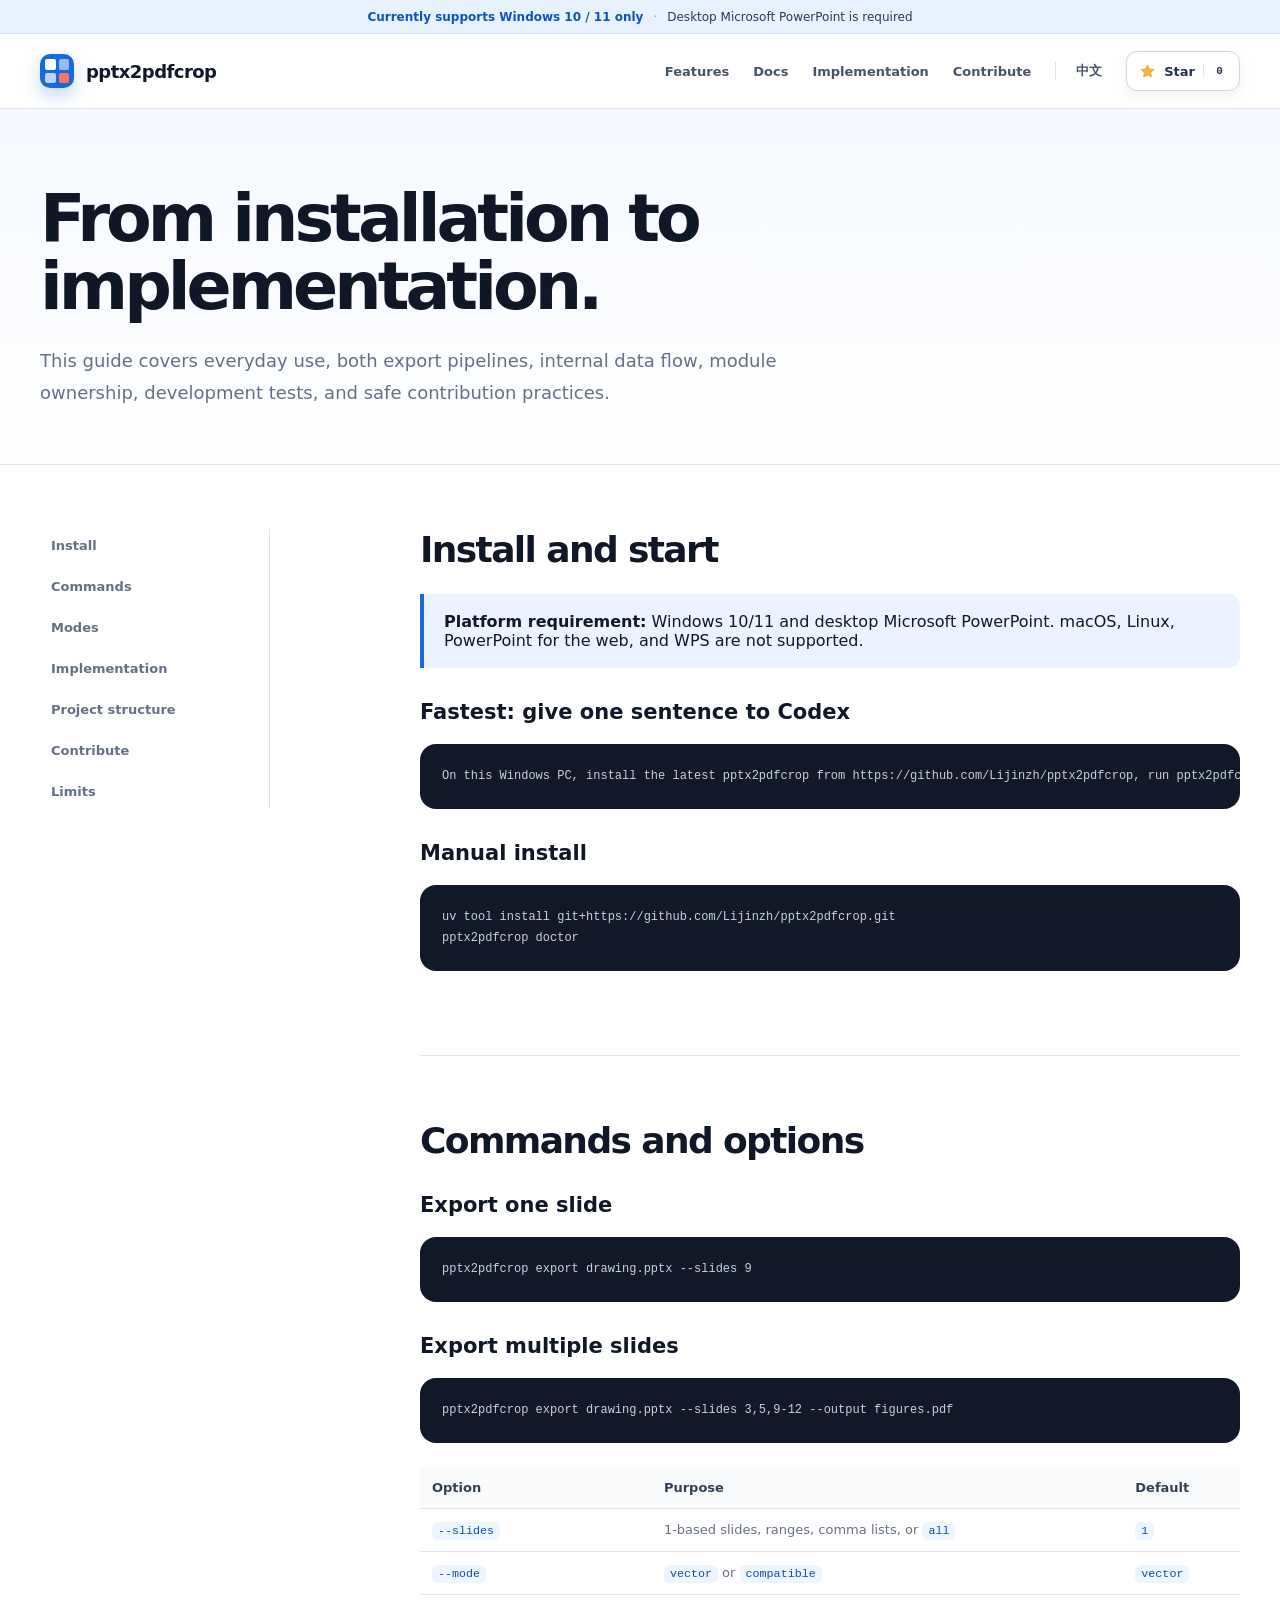
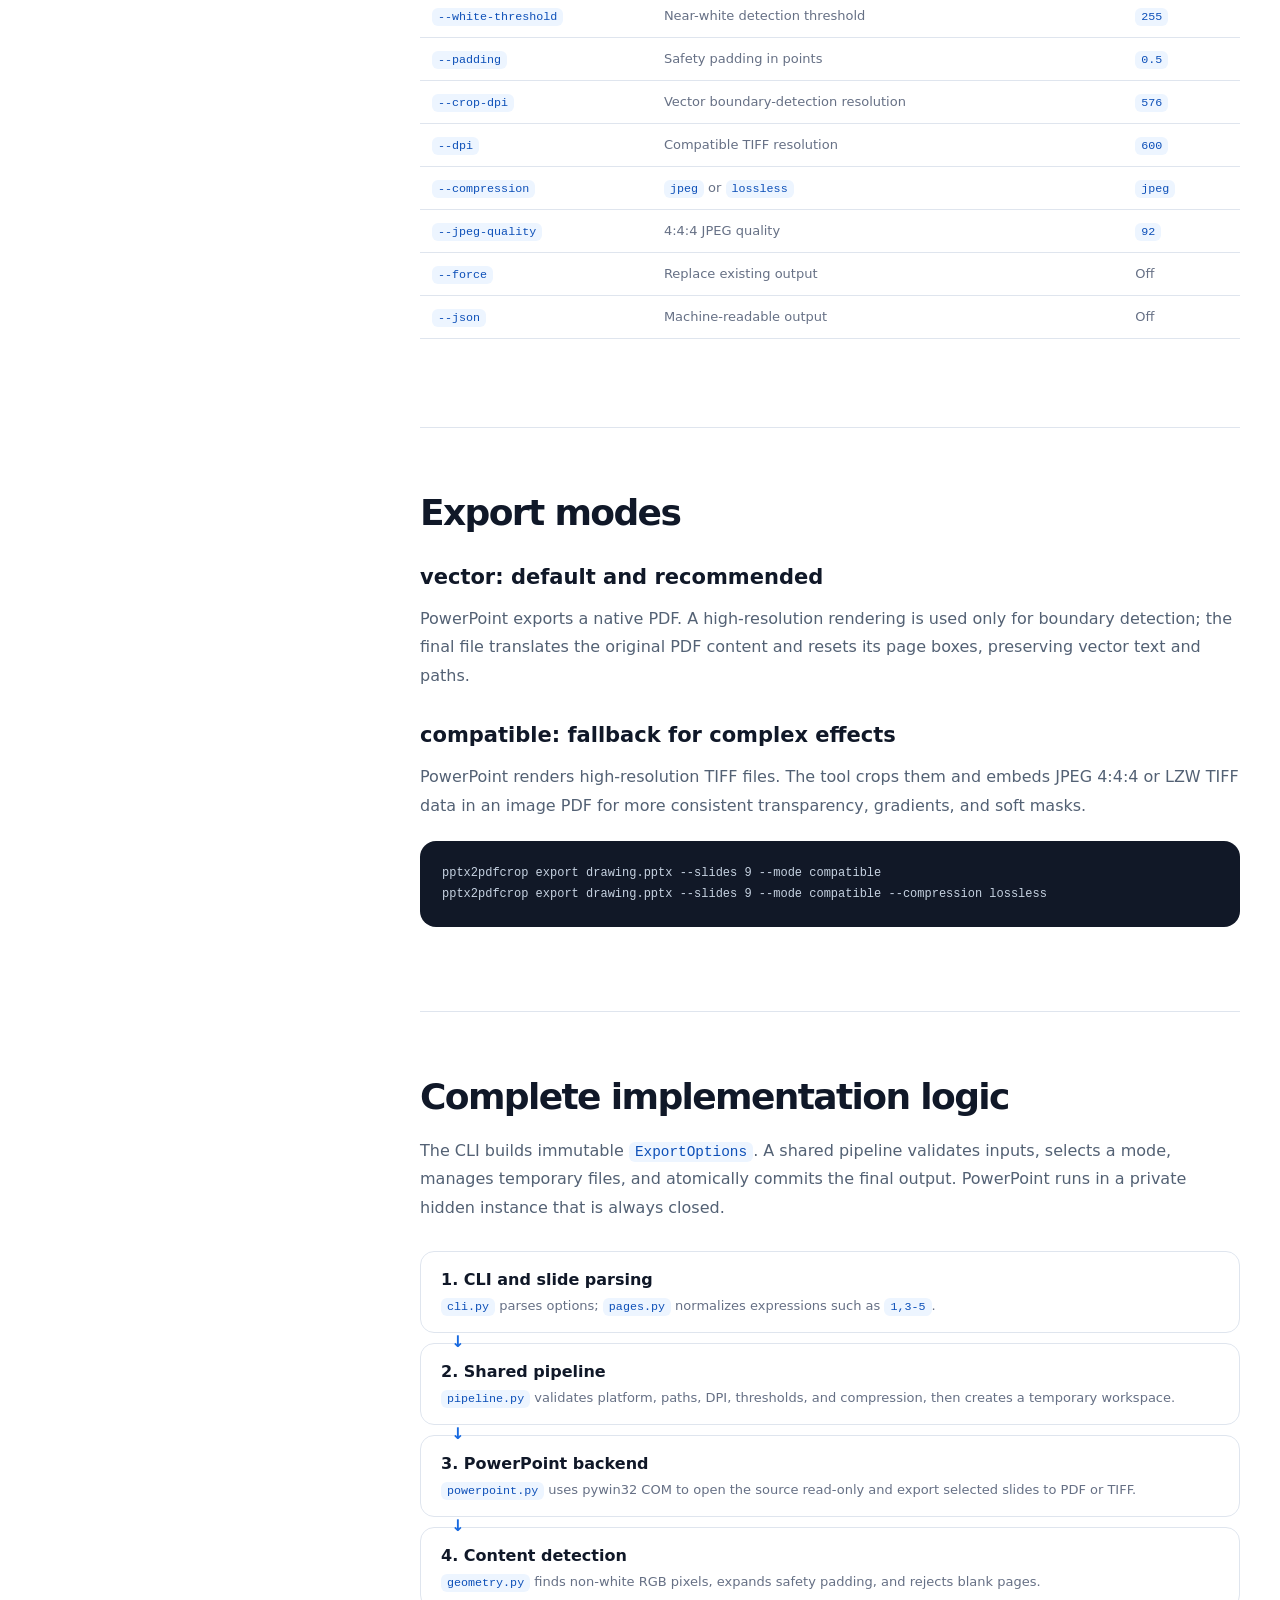
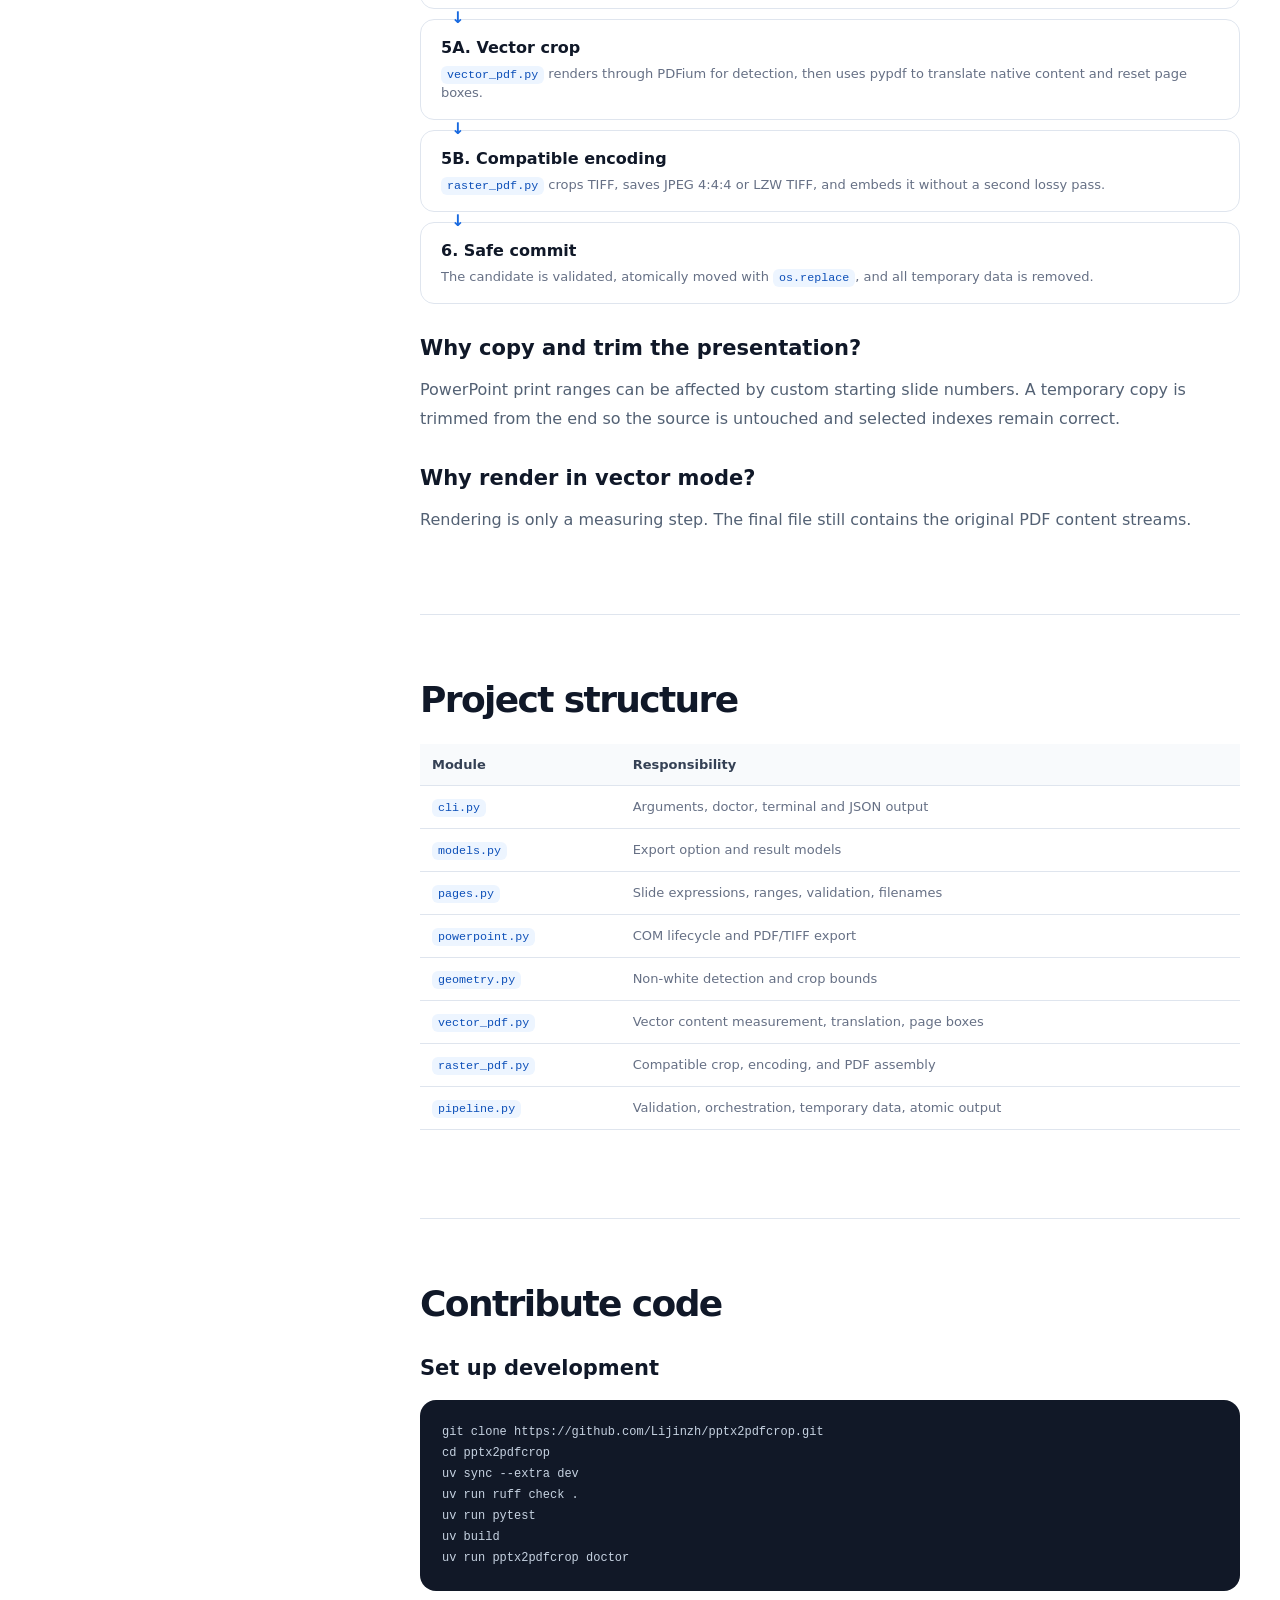
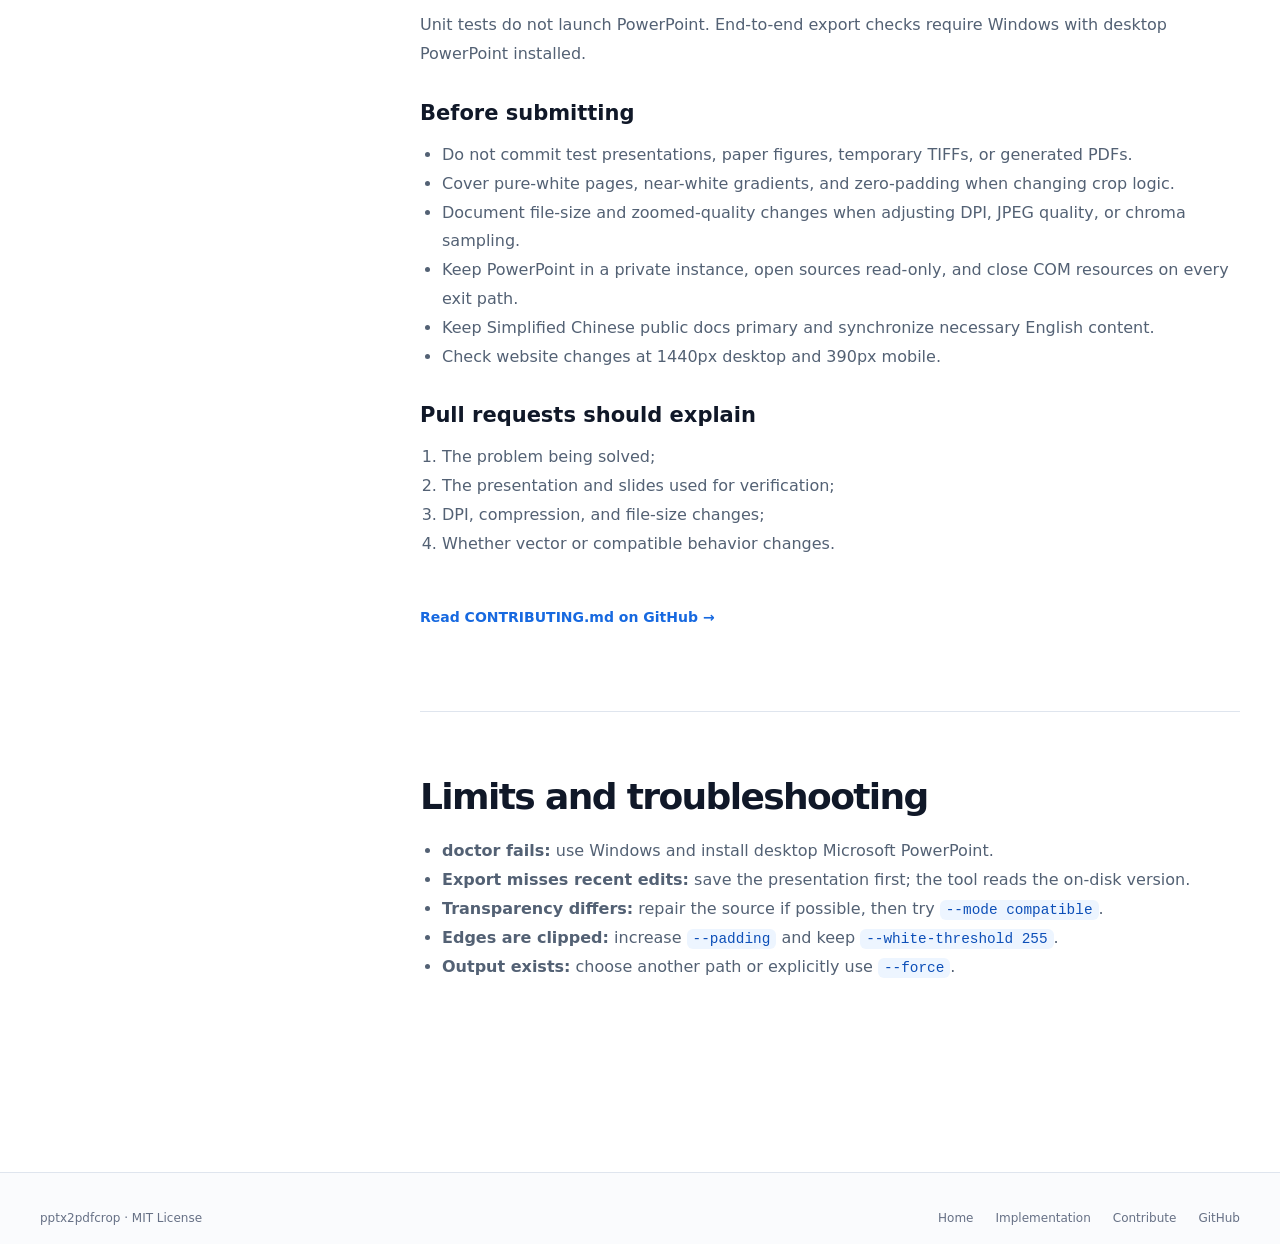
<file: docs/en/guide/index.html>
<!doctype html>
<html lang="en">
<head>
  <meta charset="utf-8" />
  <meta name="viewport" content="width=device-width, initial-scale=1" />
  <meta name="theme-color" content="#f7f9fc" />
  <meta name="description" content="Complete pptx2pdfcrop documentation: installation, commands, architecture, project structure, and contribution guide." />
  <title>Docs · pptx2pdfcrop</title>
  <link rel="icon" href="../../assets/favicon.svg" type="image/svg+xml" />
  <link rel="stylesheet" href="../../assets/site.css?v=0.2.0" />
  <script src="../../assets/site.js?v=0.2.0" defer></script>
</head>
<body>
  <a class="skip-link" href="#main">Skip to main content</a>
  <div class="platform-bar"><strong>Currently supports Windows 10 / 11 only</strong><span>Desktop Microsoft PowerPoint is required</span></div>
  <header class="site-header"><div class="wrap nav"><a class="brand" href="../"><span class="brand-mark" aria-hidden="true"><i></i><i></i><i></i><i></i></span><span>pptx2pdfcrop</span></a><nav class="nav-links" aria-label="Primary navigation"><a href="../#features">Features</a><a href="./">Docs</a><a href="#architecture">Implementation</a><a href="#contributing">Contribute</a><a class="language-link" href="../../guide/">中文</a><a class="star-button" href="https://github.com/Lijinzh/pptx2pdfcrop" target="_blank" rel="noopener noreferrer"><svg viewBox="0 0 24 24" aria-hidden="true"><path d="m12 2.7 2.8 5.67 6.26.91-4.53 4.42 1.07 6.23L12 17l-5.6 2.93 1.07-6.23-4.53-4.42 6.26-.91L12 2.7Z"/></svg><span data-star-label>Star</span><b data-star-count>0</b></a></nav></div></header>
  <main id="main">
    <section class="docs-hero"><div class="wrap"><h1>From installation to implementation.</h1><p>This guide covers everyday use, both export pipelines, internal data flow, module ownership, development tests, and safe contribution practices.</p></div></section>
    <div class="wrap docs-layout">
      <aside class="docs-sidebar" aria-label="Documentation table of contents"><a href="#install">Install</a><a href="#commands">Commands</a><a href="#modes">Modes</a><a href="#architecture">Implementation</a><a href="#modules">Project structure</a><a href="#contributing">Contribute</a><a href="#limits">Limits</a></aside>
      <article class="docs-content">
        <section id="install"><h2>Install and start</h2><div class="docs-callout"><strong>Platform requirement:</strong> Windows 10/11 and desktop Microsoft PowerPoint. macOS, Linux, PowerPoint for the web, and WPS are not supported.</div><h3>Fastest: give one sentence to Codex</h3><pre>On this Windows PC, install the latest pptx2pdfcrop from https://github.com/Lijinzh/pptx2pdfcrop, run pptx2pdfcrop doctor to verify desktop Microsoft PowerPoint automation, then tell me where it was installed and give me one example that exports slide 9 as a tightly cropped PDF.</pre><h3>Manual install</h3><pre>uv tool install git+https://github.com/Lijinzh/pptx2pdfcrop.git
pptx2pdfcrop doctor</pre></section>
        <section id="commands"><h2>Commands and options</h2><h3>Export one slide</h3><pre>pptx2pdfcrop export drawing.pptx --slides 9</pre><h3>Export multiple slides</h3><pre>pptx2pdfcrop export drawing.pptx --slides 3,5,9-12 --output figures.pdf</pre><table class="module-table"><thead><tr><th>Option</th><th>Purpose</th><th>Default</th></tr></thead><tbody><tr><td><code>--slides</code></td><td>1-based slides, ranges, comma lists, or <code>all</code></td><td><code>1</code></td></tr><tr><td><code>--mode</code></td><td><code>vector</code> or <code>compatible</code></td><td><code>vector</code></td></tr><tr><td><code>--white-threshold</code></td><td>Near-white detection threshold</td><td><code>255</code></td></tr><tr><td><code>--padding</code></td><td>Safety padding in points</td><td><code>0.5</code></td></tr><tr><td><code>--crop-dpi</code></td><td>Vector boundary-detection resolution</td><td><code>576</code></td></tr><tr><td><code>--dpi</code></td><td>Compatible TIFF resolution</td><td><code>600</code></td></tr><tr><td><code>--compression</code></td><td><code>jpeg</code> or <code>lossless</code></td><td><code>jpeg</code></td></tr><tr><td><code>--jpeg-quality</code></td><td>4:4:4 JPEG quality</td><td><code>92</code></td></tr><tr><td><code>--force</code></td><td>Replace existing output</td><td>Off</td></tr><tr><td><code>--json</code></td><td>Machine-readable output</td><td>Off</td></tr></tbody></table></section>
        <section id="modes"><h2>Export modes</h2><h3>vector: default and recommended</h3><p>PowerPoint exports a native PDF. A high-resolution rendering is used only for boundary detection; the final file translates the original PDF content and resets its page boxes, preserving vector text and paths.</p><h3>compatible: fallback for complex effects</h3><p>PowerPoint renders high-resolution TIFF files. The tool crops them and embeds JPEG 4:4:4 or LZW TIFF data in an image PDF for more consistent transparency, gradients, and soft masks.</p><pre>pptx2pdfcrop export drawing.pptx --slides 9 --mode compatible
pptx2pdfcrop export drawing.pptx --slides 9 --mode compatible --compression lossless</pre></section>
        <section id="architecture"><h2>Complete implementation logic</h2><p>The CLI builds immutable <code>ExportOptions</code>. A shared pipeline validates inputs, selects a mode, manages temporary files, and atomically commits the final output. PowerPoint runs in a private hidden instance that is always closed.</p><div class="architecture-flow"><div><strong>1. CLI and slide parsing</strong><span><code>cli.py</code> parses options; <code>pages.py</code> normalizes expressions such as <code>1,3-5</code>.</span></div><div><strong>2. Shared pipeline</strong><span><code>pipeline.py</code> validates platform, paths, DPI, thresholds, and compression, then creates a temporary workspace.</span></div><div><strong>3. PowerPoint backend</strong><span><code>powerpoint.py</code> uses pywin32 COM to open the source read-only and export selected slides to PDF or TIFF.</span></div><div><strong>4. Content detection</strong><span><code>geometry.py</code> finds non-white RGB pixels, expands safety padding, and rejects blank pages.</span></div><div><strong>5A. Vector crop</strong><span><code>vector_pdf.py</code> renders through PDFium for detection, then uses pypdf to translate native content and reset page boxes.</span></div><div><strong>5B. Compatible encoding</strong><span><code>raster_pdf.py</code> crops TIFF, saves JPEG 4:4:4 or LZW TIFF, and embeds it without a second lossy pass.</span></div><div><strong>6. Safe commit</strong><span>The candidate is validated, atomically moved with <code>os.replace</code>, and all temporary data is removed.</span></div></div><h3>Why copy and trim the presentation?</h3><p>PowerPoint print ranges can be affected by custom starting slide numbers. A temporary copy is trimmed from the end so the source is untouched and selected indexes remain correct.</p><h3>Why render in vector mode?</h3><p>Rendering is only a measuring step. The final file still contains the original PDF content streams.</p></section>
        <section id="modules"><h2>Project structure</h2><table class="module-table"><thead><tr><th>Module</th><th>Responsibility</th></tr></thead><tbody><tr><td><code>cli.py</code></td><td>Arguments, doctor, terminal and JSON output</td></tr><tr><td><code>models.py</code></td><td>Export option and result models</td></tr><tr><td><code>pages.py</code></td><td>Slide expressions, ranges, validation, filenames</td></tr><tr><td><code>powerpoint.py</code></td><td>COM lifecycle and PDF/TIFF export</td></tr><tr><td><code>geometry.py</code></td><td>Non-white detection and crop bounds</td></tr><tr><td><code>vector_pdf.py</code></td><td>Vector content measurement, translation, page boxes</td></tr><tr><td><code>raster_pdf.py</code></td><td>Compatible crop, encoding, and PDF assembly</td></tr><tr><td><code>pipeline.py</code></td><td>Validation, orchestration, temporary data, atomic output</td></tr></tbody></table></section>
        <section id="contributing"><h2>Contribute code</h2><h3>Set up development</h3><pre>git clone https://github.com/Lijinzh/pptx2pdfcrop.git
cd pptx2pdfcrop
uv sync --extra dev
uv run ruff check .
uv run pytest
uv build
uv run pptx2pdfcrop doctor</pre><p>Unit tests do not launch PowerPoint. End-to-end export checks require Windows with desktop PowerPoint installed.</p><h3>Before submitting</h3><ul><li>Do not commit test presentations, paper figures, temporary TIFFs, or generated PDFs.</li><li>Cover pure-white pages, near-white gradients, and zero-padding when changing crop logic.</li><li>Document file-size and zoomed-quality changes when adjusting DPI, JPEG quality, or chroma sampling.</li><li>Keep PowerPoint in a private instance, open sources read-only, and close COM resources on every exit path.</li><li>Keep Simplified Chinese public docs primary and synchronize necessary English content.</li><li>Check website changes at 1440px desktop and 390px mobile.</li></ul><h3>Pull requests should explain</h3><ol><li>The problem being solved;</li><li>The presentation and slides used for verification;</li><li>DPI, compression, and file-size changes;</li><li>Whether vector or compatible behavior changes.</li></ol><p><a class="section-link" href="https://github.com/Lijinzh/pptx2pdfcrop/blob/main/CONTRIBUTING.md">Read CONTRIBUTING.md on GitHub →</a></p></section>
        <section id="limits"><h2>Limits and troubleshooting</h2><ul><li><strong>doctor fails:</strong> use Windows and install desktop Microsoft PowerPoint.</li><li><strong>Export misses recent edits:</strong> save the presentation first; the tool reads the on-disk version.</li><li><strong>Transparency differs:</strong> repair the source if possible, then try <code>--mode compatible</code>.</li><li><strong>Edges are clipped:</strong> increase <code>--padding</code> and keep <code>--white-threshold 255</code>.</li><li><strong>Output exists:</strong> choose another path or explicitly use <code>--force</code>.</li></ul></section>
      </article>
    </div>
  </main>
  <footer class="site-footer"><div class="wrap footer-inner"><span>pptx2pdfcrop · MIT License</span><nav><a href="../">Home</a><a href="#architecture">Implementation</a><a href="#contributing">Contribute</a><a href="https://github.com/Lijinzh/pptx2pdfcrop">GitHub</a></nav></div></footer>
  <div class="copy-status" data-copy-status hidden role="status">Copied</div>
</body>
</html>
</file>
<file: docs/assets/site.css>
:root {
  --ink: #101828;
  --muted: #667085;
  --line: #dfe5ee;
  --soft: #f4f7fb;
  --blue-soft: #eaf3ff;
  --blue: #1769e0;
  --blue-dark: #0c4fb8;
  --cyan: #22b8cf;
  --coral: #ff715b;
  --white: #fff;
  --shadow: 0 30px 80px rgba(16, 42, 88, .12);
  --sans: "Segoe UI Variable", "Microsoft YaHei UI", "PingFang SC", system-ui, sans-serif;
  --mono: "Cascadia Code", "SFMono-Regular", Consolas, monospace;
}

* { box-sizing: border-box; }
html { overflow-x: clip; scroll-behavior: smooth; scroll-padding-top: 116px; }
body { margin: 0; overflow-x: clip; color: var(--ink); background: var(--white); font-family: var(--sans); -webkit-font-smoothing: antialiased; }
a { color: inherit; text-decoration: none; }
button { font: inherit; }
code, pre { font-family: var(--mono); }
.wrap { width: min(1200px, calc(100% - 48px)); margin-inline: auto; }
.skip-link { position: fixed; z-index: 100; top: 12px; left: 12px; padding: 10px 14px; border-radius: 10px; color: var(--white); background: var(--blue); transform: translateY(-180%); }
.skip-link:focus { transform: none; }

.platform-bar { min-height: 34px; display: flex; align-items: center; justify-content: center; gap: 10px; padding: 6px 20px; color: #243b5a; background: #e8f2ff; border-bottom: 1px solid #d3e5fb; font-size: 12px; text-align: center; }
.platform-bar strong { color: #0d54b9; }
.platform-bar span::before { content: "·"; margin-right: 10px; color: #82a7d7; }

.site-header { position: sticky; z-index: 30; top: 0; border-bottom: 1px solid rgba(223, 229, 238, .9); background: rgba(255, 255, 255, .86); backdrop-filter: blur(22px) saturate(1.3); }
.nav { min-height: 74px; display: flex; align-items: center; justify-content: space-between; gap: 28px; }
.brand { display: inline-flex; align-items: center; gap: 12px; font-size: 18px; font-weight: 750; letter-spacing: -.03em; }
.brand-mark { position: relative; width: 34px; height: 34px; display: grid; grid-template-columns: repeat(2, 1fr); gap: 3px; padding: 5px; border-radius: 10px; color: var(--white); background: var(--blue); box-shadow: 0 8px 18px rgba(23, 105, 224, .25); }
.brand-mark i { border-radius: 2px; background: currentColor; }
.brand-mark i:nth-child(2) { opacity: .55; }.brand-mark i:nth-child(3) { opacity: .7; }.brand-mark i:nth-child(4) { background: var(--coral); }
.nav-links { display: flex; align-items: center; gap: 24px; color: #475467; font-size: 13px; font-weight: 650; }
.nav-links > a:not(.star-button) { transition: color .18s ease; }
.nav-links > a:not(.star-button):hover, .nav-links > a:not(.star-button):focus-visible { color: var(--blue); }
.language-link { padding-left: 20px; border-left: 1px solid var(--line); }
.star-button { min-height: 40px; display: inline-flex; align-items: center; gap: 8px; padding: 0 12px; border: 1px solid #cfd7e3; border-radius: 11px; background: var(--white); box-shadow: 0 5px 14px rgba(16, 24, 40, .06); color: #243147; }
.star-button:hover, .star-button:focus-visible { border-color: #9cbced; box-shadow: 0 8px 22px rgba(23, 105, 224, .12); }
.star-button svg { width: 17px; fill: #f6b73c; stroke: #bd7b00; stroke-width: .6; }
.star-button b { min-width: 24px; padding-left: 8px; border-left: 1px solid var(--line); font: 700 11px var(--mono); text-align: center; }

.hero { min-height: 720px; display: grid; grid-template-columns: minmax(0, 1.08fr) minmax(400px, .92fr); align-items: center; gap: 58px; padding-block: 70px 80px; }
.hero-copy { min-width: 0; }
.hero h1 { max-width: 720px; margin: 0; font-size: clamp(54px, 5.6vw, 82px); line-height: 1.02; letter-spacing: -.065em; font-weight: 760; }
.hero h1 em { color: var(--blue); font-style: normal; }
.hero-copy > p { max-width: 680px; margin: 26px 0 0; color: var(--muted); font-size: 18px; line-height: 1.85; }
.hero-media { position: relative; align-self: stretch; min-height: 560px; display: flex; align-items: center; justify-content: center; isolation: isolate; }
.hero-media::before { position: absolute; z-index: -1; inset: 6% -9%; content: ""; border-radius: 48%; background: radial-gradient(circle, rgba(23, 105, 224, .14), rgba(34, 184, 207, .04) 50%, transparent 72%); filter: blur(18px); }
.hero-media img { width: min(640px, 116%); height: auto; display: block; border-radius: 32px; mix-blend-mode: multiply; }
.media-caption { position: absolute; right: 2%; bottom: 8%; display: flex; align-items: center; gap: 9px; padding: 10px 12px; border: 1px solid rgba(208, 219, 234, .9); border-radius: 12px; background: rgba(255, 255, 255, .82); box-shadow: 0 14px 34px rgba(37, 57, 89, .1); backdrop-filter: blur(14px); color: #53627a; font: 700 9px var(--mono); letter-spacing: .05em; }
.media-caption i { width: 4px; height: 4px; border-radius: 1px; background: var(--coral); }

.codex-install { position: relative; margin-top: 34px; padding: 22px 22px 20px; border: 1px solid #cdddf4; border-radius: 22px; background: linear-gradient(145deg, rgba(255,255,255,.98), rgba(238,246,255,.94)); box-shadow: 0 20px 46px rgba(35, 81, 145, .1); overflow: hidden; }
.codex-install::after { position: absolute; top: 0; right: 0; width: 86px; height: 86px; content: ""; background-image: linear-gradient(90deg, rgba(23,105,224,.12) 1px, transparent 1px), linear-gradient(rgba(23,105,224,.12) 1px, transparent 1px); background-size: 11px 11px; mask-image: linear-gradient(225deg, #000, transparent 72%); }
.codex-heading { position: relative; z-index: 1; display: flex; align-items: baseline; justify-content: space-between; gap: 18px; }
.codex-heading span { color: var(--blue); font: 750 11px var(--mono); letter-spacing: .08em; text-transform: uppercase; }
.codex-heading h2 { margin: 0; font-size: 20px; letter-spacing: -.035em; }
.codex-install code { position: relative; z-index: 1; display: block; margin-top: 17px; padding-right: 2px; color: #475467; font-size: 12px; line-height: 1.75; overflow-wrap: anywhere; }
.copy-command, .terminal-copy { position: relative; z-index: 1; min-height: 44px; margin-top: 18px; padding: 0 17px; border: 0; border-radius: 11px; color: var(--white); background: var(--blue); box-shadow: 0 9px 20px rgba(23, 105, 224, .22); cursor: pointer; font-size: 13px; font-weight: 750; }
.copy-command:hover, .copy-command:focus-visible, .terminal-copy:hover, .terminal-copy:focus-visible { background: var(--blue-dark); transform: translateY(-1px); }
.hero-actions { display: flex; align-items: center; gap: 26px; margin-top: 26px; }
.button { min-height: 50px; display: inline-flex; align-items: center; justify-content: center; gap: 9px; padding: 0 22px; border: 1px solid var(--blue); border-radius: 13px; color: var(--white); background: var(--blue); box-shadow: 0 12px 28px rgba(23, 105, 224, .2); font-size: 14px; font-weight: 750; transition: transform .18s ease, box-shadow .18s ease, background .18s ease; }
.button:hover, .button:focus-visible { background: var(--blue-dark); box-shadow: 0 16px 34px rgba(23, 105, 224, .25); transform: translateY(-2px); }
.text-link, .section-link { color: var(--blue); font-size: 14px; font-weight: 700; }
.text-link span, .section-link span { display: inline-block; margin-left: 5px; transition: transform .18s ease; }
.text-link:hover span, .section-link:hover span { transform: translateX(4px); }

.trust-rail { border-block: 1px solid var(--line); background: rgba(248, 250, 253, .86); }
.trust-items { min-height: 112px; display: grid; grid-template-columns: repeat(4, 1fr); align-items: center; }
.trust-items > div { min-height: 54px; display: flex; flex-direction: column; justify-content: center; padding: 0 28px; border-left: 1px solid var(--line); }
.trust-items > div:first-child { padding-left: 0; border-left: 0; }
.trust-items strong { font-size: 14px; }.trust-items span { margin-top: 6px; color: var(--muted); font-size: 12px; }

.section { padding-block: 112px; }
.section--blue { background: var(--blue-soft); }
.section--soft { background: var(--soft); }
.section-heading { display: grid; grid-template-columns: .85fr 1.15fr; align-items: start; gap: 70px; }
.section-heading h2, .docs-preview h2, .open-source h2 { margin: 0; font-size: clamp(42px, 4.5vw, 64px); line-height: 1.06; letter-spacing: -.055em; }
.section-heading p, .docs-preview > div > p, .open-source p { margin: 8px 0 0; color: var(--muted); font-size: 17px; line-height: 1.85; }

.workflow { margin: 72px 0 0; padding: 0; border-top: 1px solid rgba(23, 105, 224, .18); list-style: none; }
.workflow li { display: grid; grid-template-columns: 90px 1fr; gap: 28px; padding-block: 30px; border-bottom: 1px solid rgba(23, 105, 224, .18); }
.workflow > li > span { color: var(--blue); font: 750 30px var(--mono); }
.workflow h3 { margin: 0; font-size: 22px; letter-spacing: -.025em; }
.workflow p { max-width: 760px; margin: 8px 0 0; color: #5e6d82; line-height: 1.75; }
.workflow code { padding: 2px 5px; border-radius: 5px; background: rgba(255,255,255,.7); color: var(--blue-dark); font-size: .88em; }
.section-link { display: inline-block; margin-top: 30px; }

.mode-switcher { display: grid; grid-template-columns: repeat(2, 1fr); gap: 20px; margin-top: 70px; }
.mode-card { min-height: 390px; padding: 38px; border: 1px solid var(--line); border-radius: 24px; color: var(--ink); background: var(--white); text-align: left; cursor: pointer; transition: transform .2s ease, box-shadow .2s ease, border-color .2s ease; }
.mode-card:hover { transform: translateY(-3px); box-shadow: 0 20px 45px rgba(29, 55, 91, .09); }
.mode-card[aria-pressed="true"] { border-color: #82b5f7; background: linear-gradient(145deg, #f9fcff, #eaf4ff); box-shadow: 0 26px 60px rgba(23, 105, 224, .13); }
.mode-card > span { color: var(--blue); font: 750 11px var(--mono); letter-spacing: .08em; text-transform: uppercase; }
.mode-card h3 { margin: 28px 0 16px; font-size: 46px; letter-spacing: -.055em; }
.mode-card p { margin: 0; color: var(--muted); line-height: 1.75; }
.mode-card ul { margin: 30px 0 0; padding: 0; list-style: none; }
.mode-card li { position: relative; margin-top: 12px; padding-left: 22px; color: #475467; font-size: 14px; }
.mode-card li::before { position: absolute; left: 0; top: .45em; width: 8px; height: 8px; content: ""; border-radius: 2px; background: var(--cyan); }
.mode-note { margin: 28px 0 0; color: var(--blue-dark); font-size: 13px; text-align: center; }

.docs-preview { display: grid; grid-template-columns: .9fr 1.1fr; align-items: center; gap: 72px; }
.doc-links { margin-top: 36px; border-top: 1px solid var(--line); }
.doc-links a { display: grid; grid-template-columns: .7fr 1.3fr; gap: 20px; padding-block: 18px; border-bottom: 1px solid var(--line); }
.doc-links strong { color: var(--blue); font-size: 14px; }.doc-links span { color: var(--muted); font-size: 13px; line-height: 1.5; }
.doc-links a:hover strong { color: var(--blue-dark); }
.terminal { position: relative; overflow: hidden; border: 1px solid #2d3c55; border-radius: 22px; background: #111827; box-shadow: var(--shadow); color: #c9d5e5; }
.terminal-top { min-height: 46px; display: flex; align-items: center; gap: 7px; padding: 0 18px; border-bottom: 1px solid #29364c; background: #172033; }
.terminal-top span { width: 10px; height: 10px; border-radius: 50%; background: #ff6b5f; }.terminal-top span:nth-child(2) { background: #f7bd43; }.terminal-top span:nth-child(3) { background: #31c861; }
.terminal-top b { margin-left: auto; color: #8999af; font: 650 11px var(--mono); }
.terminal pre { margin: 0; padding: 28px 26px 92px; overflow: auto; color: #aebed2; font-size: 12px; line-height: 1.75; white-space: pre-wrap; overflow-wrap: anywhere; }
.terminal pre span { color: #5eead4; }
.terminal-copy { position: absolute; left: 26px; bottom: 24px; margin: 0; }

.open-source { border-top: 1px solid var(--line); }
.open-source-inner { display: grid; grid-template-columns: 1.15fr .85fr; align-items: center; gap: 70px; }
.open-source-actions { display: flex; flex-direction: column; align-items: flex-start; gap: 22px; }
.site-footer { padding-block: 38px; border-top: 1px solid var(--line); color: var(--muted); background: #fafbfd; font-size: 12px; }
.footer-inner { display: flex; align-items: center; justify-content: space-between; gap: 28px; }
.footer-inner nav { display: flex; gap: 22px; }.footer-inner a:hover { color: var(--blue); }
.copy-status { position: fixed; z-index: 50; right: 22px; bottom: 22px; padding: 13px 17px; border-radius: 12px; color: var(--white); background: #152238; box-shadow: 0 16px 34px rgba(16, 24, 40, .22); font-size: 13px; font-weight: 700; }
.copy-status[hidden] { display: none; }

/* Documentation */
.docs-hero { padding-block: 76px 54px; border-bottom: 1px solid var(--line); background: linear-gradient(180deg, #f5f9ff, #fff); }
.docs-hero h1 { max-width: 1050px; margin: 0; font-size: clamp(48px, 5.2vw, 70px); line-height: 1.02; letter-spacing: -.06em; }
.docs-hero p { max-width: 760px; margin: 24px 0 0; color: var(--muted); font-size: 18px; line-height: 1.8; }
.docs-layout { display: grid; grid-template-columns: 230px minmax(0, 820px); justify-content: space-between; gap: 70px; padding-block: 64px 110px; }
.docs-sidebar { position: sticky; top: 112px; align-self: start; display: grid; gap: 8px; padding-right: 26px; border-right: 1px solid var(--line); }
.docs-sidebar a { padding: 9px 11px; border-radius: 9px; color: var(--muted); font-size: 13px; font-weight: 650; }
.docs-sidebar a:hover, .docs-sidebar a:focus-visible { color: var(--blue); background: var(--blue-soft); }
.docs-content section { padding: 0 0 64px; scroll-margin-top: 116px; }
.docs-content section + section { padding-top: 64px; border-top: 1px solid var(--line); }
.docs-content h2 { margin: 0 0 20px; font-size: 36px; letter-spacing: -.045em; }.docs-content h3 { margin: 32px 0 12px; font-size: 21px; }
.docs-content p, .docs-content li { color: #536174; line-height: 1.8; }
.docs-content ul, .docs-content ol { padding-left: 22px; }
.docs-content pre { margin: 20px 0; padding: 22px; overflow: auto; border-radius: 16px; color: #c6d2e1; background: #111827; font-size: 12px; line-height: 1.75; }
.docs-content :not(pre) > code { padding: 2px 6px; border-radius: 6px; color: var(--blue-dark); background: #edf5ff; font-size: .9em; }
.docs-callout { margin: 24px 0; padding: 18px 20px; border-left: 4px solid var(--blue); border-radius: 0 12px 12px 0; background: var(--blue-soft); }
.architecture-flow { display: grid; gap: 10px; margin: 28px 0; }
.architecture-flow div { position: relative; padding: 18px 20px; border: 1px solid var(--line); border-radius: 14px; background: #fff; }
.architecture-flow div + div::before { position: absolute; top: -12px; left: 30px; content: "↓"; color: var(--blue); font-weight: 800; }
.architecture-flow strong { display: block; margin-bottom: 6px; }.architecture-flow span { color: var(--muted); font-size: 13px; }
.module-table { width: 100%; border-collapse: collapse; margin: 24px 0; font-size: 13px; }
.module-table th, .module-table td { padding: 13px 12px; border-bottom: 1px solid var(--line); text-align: left; vertical-align: top; }
.module-table th { color: #344054; background: #f8fafc; }.module-table td { color: var(--muted); }

@media (max-width: 1000px) {
  .nav-links { gap: 15px; }.nav-links > a:not(.star-button):not(.language-link) { display: none; }
  .hero { grid-template-columns: 1fr; gap: 26px; padding-top: 58px; }.hero-copy { max-width: 790px; }.hero-media { min-height: 460px; }.hero-media img { width: min(650px, 95%); }
  .section-heading, .docs-preview, .open-source-inner { grid-template-columns: 1fr; gap: 36px; }
  .docs-preview .terminal { max-width: 760px; }.docs-layout { grid-template-columns: 190px minmax(0, 1fr); gap: 40px; }
}

@media (max-width: 700px) {
  .wrap { width: min(100% - 28px, 620px); }
  .platform-bar { flex-direction: column; gap: 1px; padding-block: 7px; }.platform-bar span::before { display: none; }
  .nav { min-height: 66px; }.brand { font-size: 15px; }.brand-mark { width: 31px; height: 31px; }.nav-links { gap: 9px; }.language-link { padding-left: 0; border: 0; }.star-button { padding: 0 10px; }.star-button [data-star-label] { display: none; }
  .hero { min-height: auto; padding-block: 44px 58px; }.hero h1 { font-size: clamp(45px, 13vw, 62px); }.hero-copy > p { font-size: 16px; }.hero-media { min-height: 330px; }.hero-media img { width: 112%; max-width: none; }.media-caption { right: 0; bottom: 0; max-width: 100%; }
  .codex-install { padding: 19px; border-radius: 18px; }.codex-heading { align-items: flex-start; flex-direction: column; gap: 7px; }.codex-heading h2 { font-size: 19px; }.codex-install code { max-height: 150px; overflow: auto; }
  .hero-actions { align-items: stretch; flex-direction: column; gap: 19px; }.button { width: 100%; }.text-link { text-align: center; }
  .trust-items { grid-template-columns: 1fr 1fr; padding-block: 18px; }.trust-items > div { min-height: 72px; padding: 12px 16px; border-left: 0; }.trust-items > div:nth-child(even) { border-left: 1px solid var(--line); }
  .section { padding-block: 78px; }.section-heading h2, .docs-preview h2, .open-source h2 { font-size: clamp(38px, 11vw, 52px); }.section-heading p, .docs-preview > div > p, .open-source p { font-size: 16px; }
  .workflow { margin-top: 46px; }.workflow li { grid-template-columns: 52px 1fr; gap: 16px; }.workflow > li > span { font-size: 22px; }.workflow h3 { font-size: 19px; }
  .mode-switcher { grid-template-columns: 1fr; margin-top: 46px; }.mode-card { min-height: auto; padding: 28px; }.mode-card h3 { font-size: 39px; }
  .doc-links a { grid-template-columns: 1fr; gap: 6px; }.terminal pre { padding: 23px 18px 96px; font-size: 11px; }.terminal-copy { left: 18px; }
  .open-source-actions { width: 100%; }.footer-inner, .footer-inner nav { align-items: flex-start; flex-direction: column; }
  .docs-hero { padding-block: 54px 40px; }.docs-hero h1 { font-size: 48px; }.docs-layout { display: block; padding-block: 34px 78px; }.docs-sidebar { position: static; display: flex; overflow-x: auto; margin-bottom: 48px; padding: 0 0 14px; border-right: 0; border-bottom: 1px solid var(--line); white-space: nowrap; }.docs-content h2 { font-size: 31px; }.module-table { display: block; overflow-x: auto; }
}

@media (prefers-reduced-motion: reduce) { html { scroll-behavior: auto; } *, *::before, *::after { animation-duration: .01ms !important; transition-duration: .01ms !important; } }
</file>
